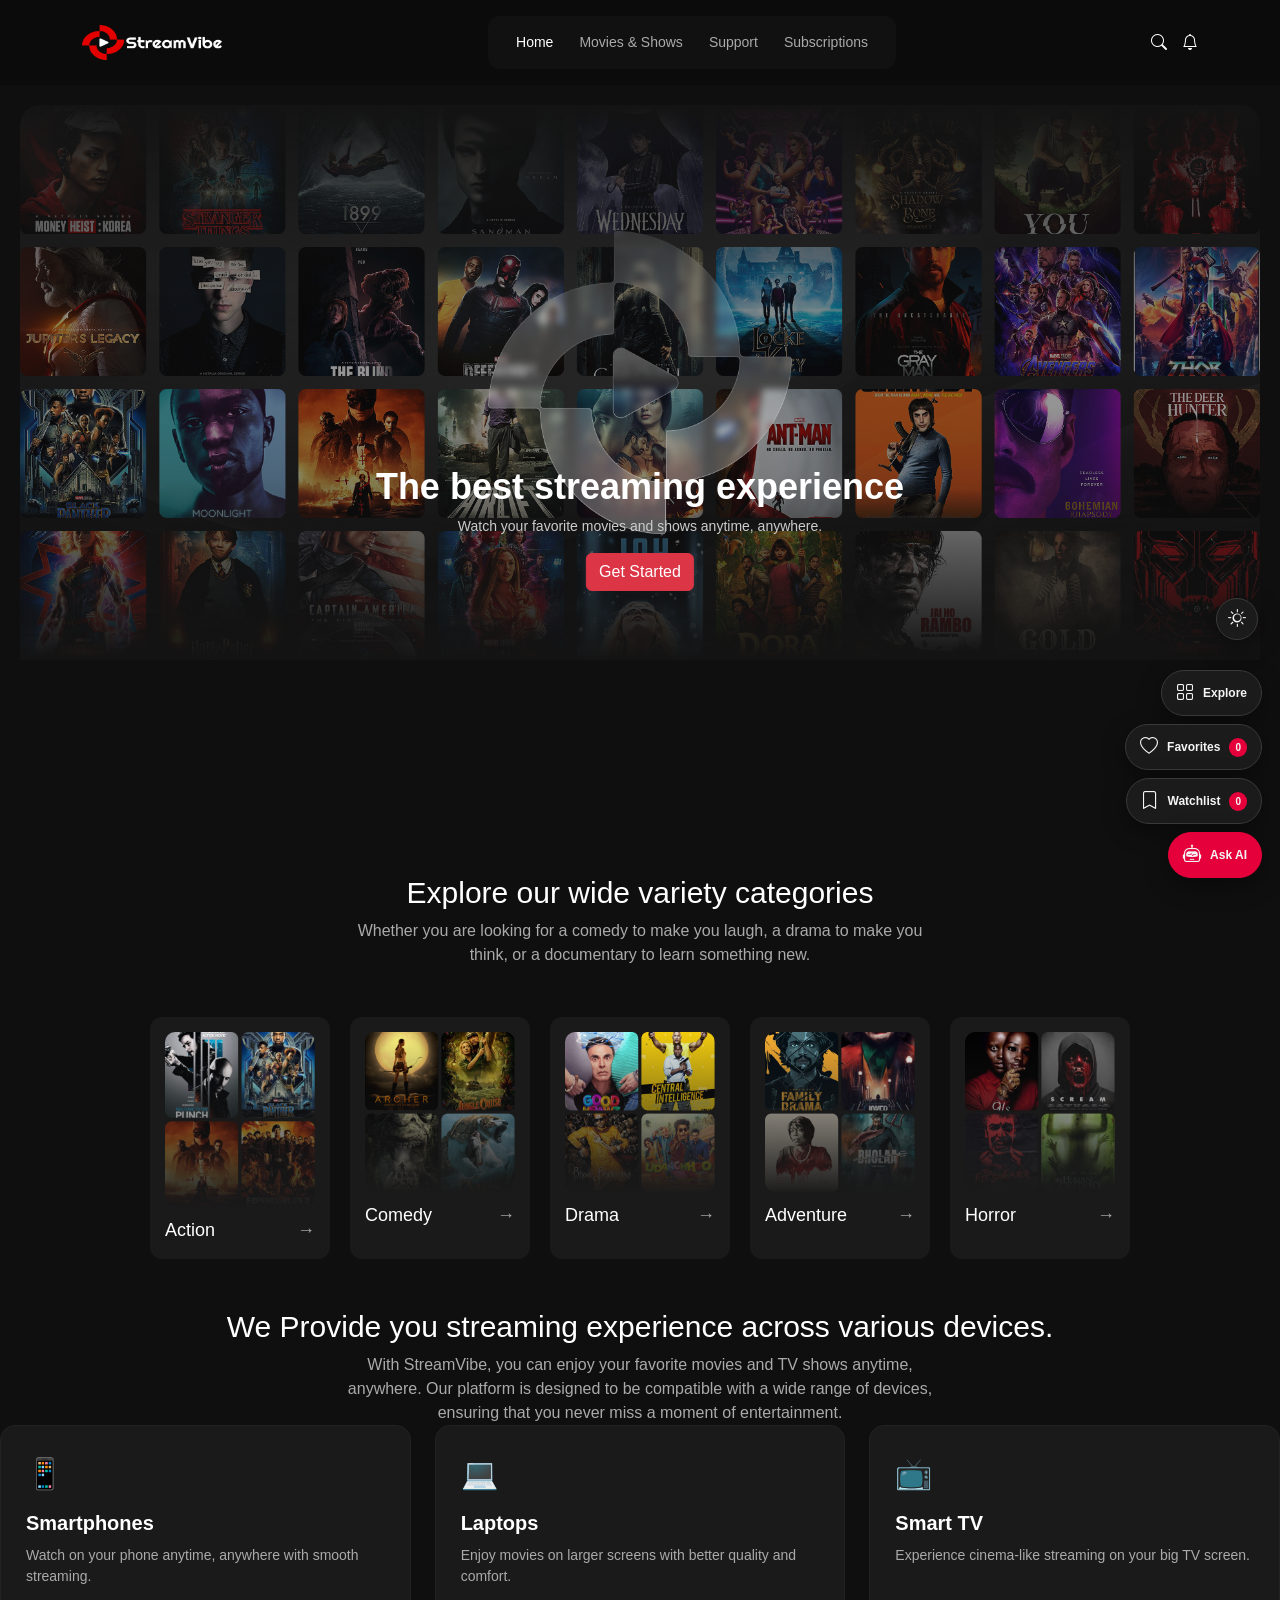
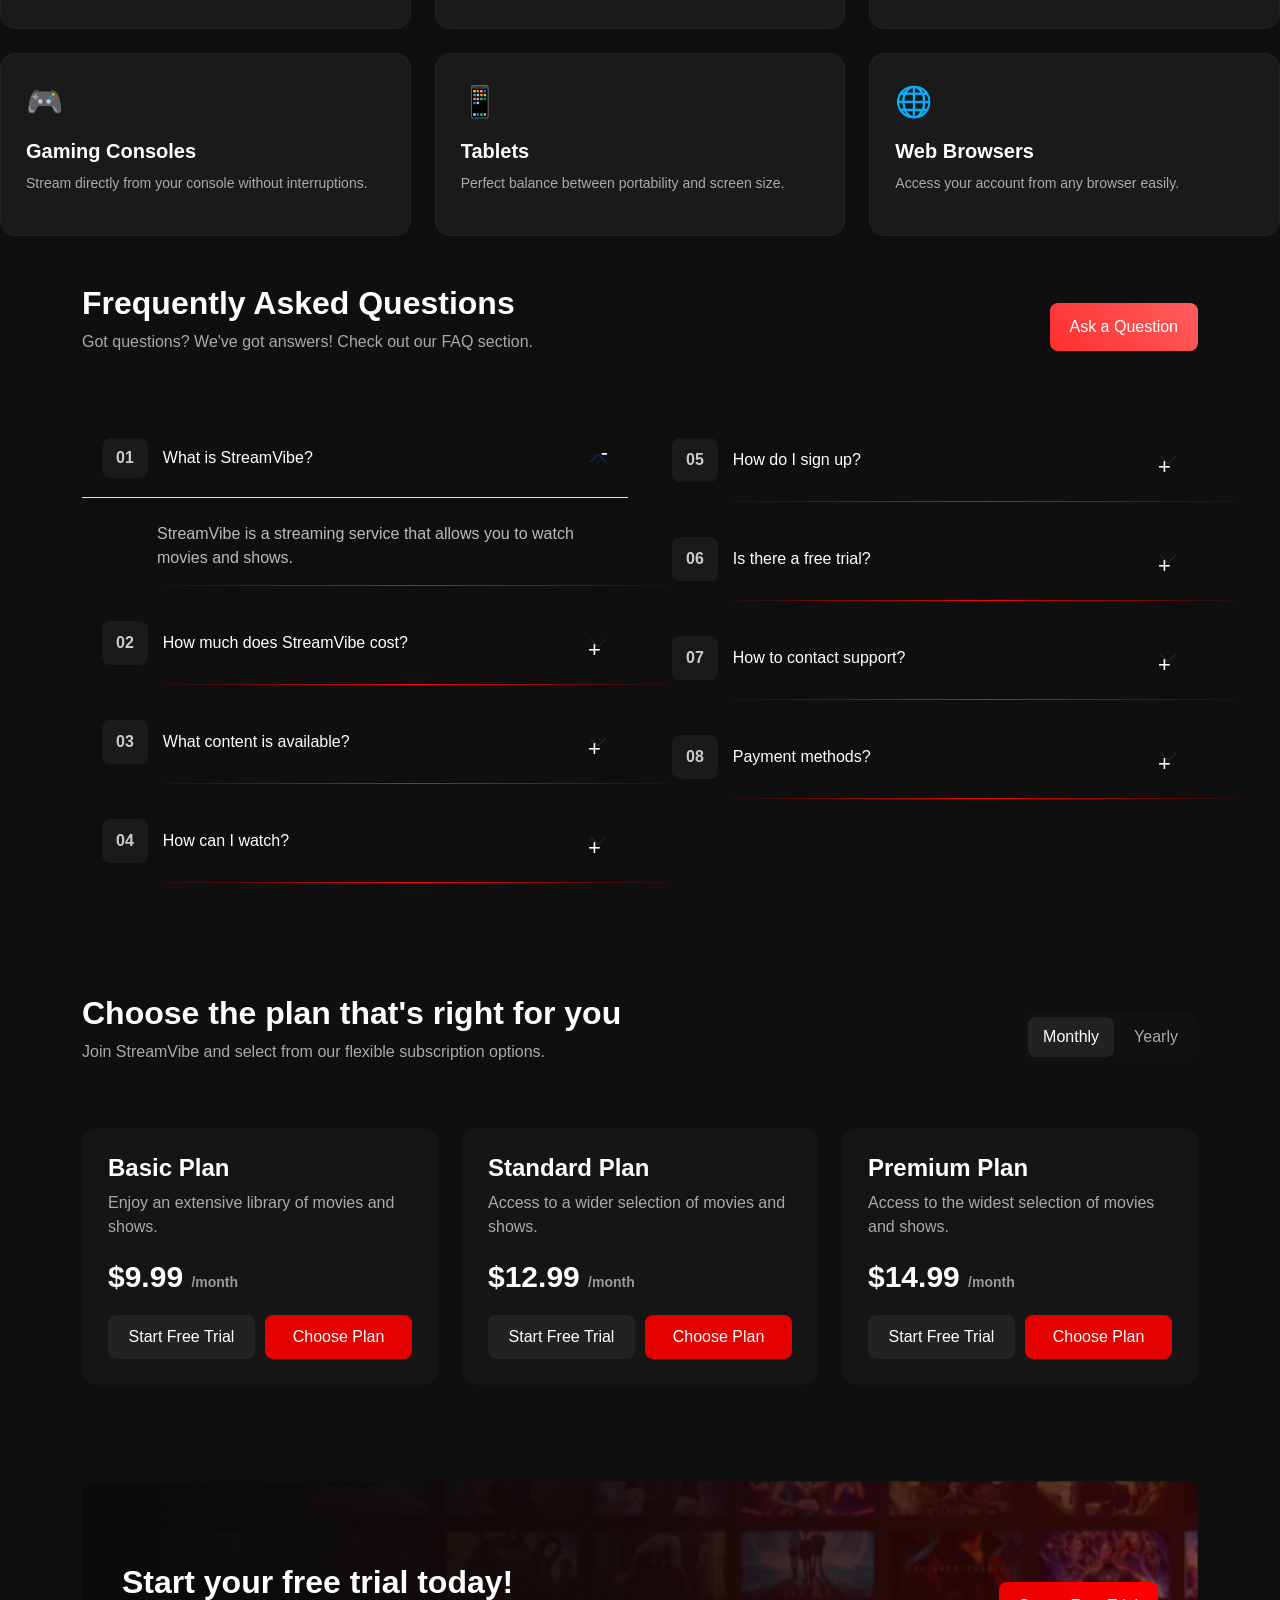
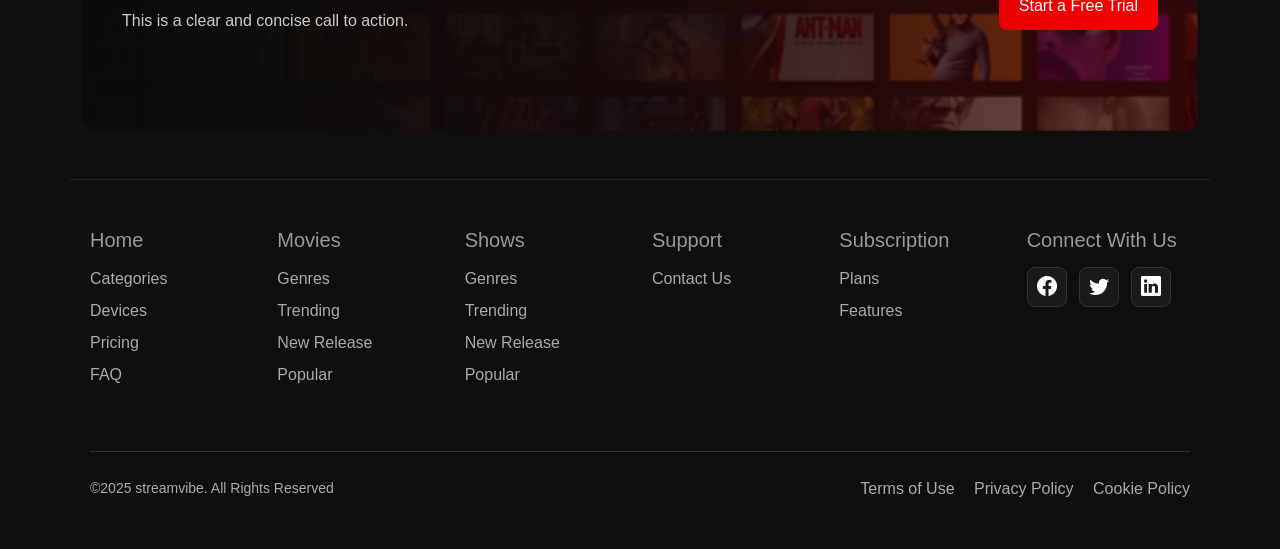
<file: index.html>
<!DOCTYPE html>
<html lang="en">
<head>
    <meta charset="UTF-8">
    <meta name="viewport" content="width=device-width, initial-scale=1.0">
    <title>Movies</title>


    <link href="https://cdn.jsdelivr.net/npm/bootstrap@5.3.8/dist/css/bootstrap.min.css" rel="stylesheet">
<link rel="stylesheet" href="https://cdn.jsdelivr.net/npm/bootstrap-icons@1.11.3/font/bootstrap-icons.min.css">

    <link rel="stylesheet" href="./code/style.css">
    <link rel="stylesheet" href="./code/movies&showes.css">
    <link rel="stylesheet" href="./code/search.css">
    <link rel="stylesheet" href="./code/features.css">
</head>

<body>


<nav class="navbar navbar-expand-lg navbar-dark px-4 py-3">
  <div class="container">

    <a class="navbar-brand d-flex align-items-center" href="#">
      <img src="./images/Logo.png" class="logo">
    </a>

    <button class="navbar-toggler" data-bs-toggle="collapse" data-bs-target="#navMenu">
      <span class="navbar-toggler-icon"></span>
    </button>

    <div class="collapse navbar-collapse justify-content-center" id="navMenu">
      <ul class="navbar-nav nav-box">
        <li class="nav-item"><a class="nav-link active">Home</a></li>
        <li class="nav-item"><a class="nav-link" href="./code/movie.html">Movies & Shows</a></li>
        <li class="nav-item"><a class="nav-link" href="./code/support.html">Support</a></li>
        <li class="nav-item"><a class="nav-link">Subscriptions</a></li>
      </ul>
    </div>

    <div class="icons d-none d-lg-flex">
      <i class="bi bi-search"></i>
      <i class="bi bi-bell"></i>
    </div>

  </div>
</nav>


<!-- Shared Search Popup -->
<div class="search-popup" id="searchPopup" aria-hidden="true">
    <div class="search-box">
        <i class="bi bi-search" aria-hidden="true"></i>
        <input type="search" id="movieSearchInput"
               placeholder="Search movies & shows..." autocomplete="off"
               aria-label="Search movies and shows">
        <button type="button" class="search-close" id="closeSearch"
                aria-label="Close search">&times;</button>
    </div>
    <div class="search-results" id="searchResults" aria-live="polite">
        <p class="search-hint">Start typing to search...</p>
    </div>
</div>




<section class="hero">
    <img src="./images/Sub Container.png" alt="movies">
    <div class="hero-content">
        <h1>The best streaming experience</h1>
        <p>Watch your favorite movies and shows anytime, anywhere.</p>
        <a href="#" class="btn btn-danger">Get Started</a>
    </div>
</section>


<div class="content">
    <h1>Explore our wide variety categories</h1>
    <p>
        Whether you are looking for a comedy to make you laugh,
        a drama to make you think, or a documentary to learn something new.
    </p>
</div>

<div class="moview">

    <div class="card-item">
        <img src="./images/action.png">
        <div class="title-row">
            <h3>Action</h3>
            <span class="arrow">→</span>
        </div>
    </div>

    <div class="card-item">
        <img src="./images/Container.png">
        <div class="title-row">
            <h3>Comedy</h3>
            <span class="arrow">→</span>
        </div>
    </div>

    <div class="card-item">
        <img src="./images/Container (1).png">
        <div class="title-row">
            <h3>Drama</h3>
            <span class="arrow">→</span>
        </div>
    </div>

    <div class="card-item">
        <img src="./images/Container (2).png">
        <div class="title-row">
            <h3>Adventure</h3>
            <span class="arrow">→</span>
        </div>
    </div>

    <div class="card-item">
        <img src="./images/Container (3).png">
        <div class="title-row">
            <h3>Horror</h3>
            <span class="arrow">→</span>
        </div>
    </div>

</div>


<div class="content">
    <h1>We Provide you streaming experience across various devices.</h1>
    <p>
With StreamVibe, you can enjoy your favorite movies and TV 
shows anytime, anywhere. Our platform is designed
 to be compatible with a wide range of
  devices, ensuring that
 you never miss a moment of entertainment.
    </p>
</div>
<div class="row g-4">

            <div class="col-md-4">
            <div class="device-card">
                <div class="device-icon">📱</div>
                <h5>Smartphones</h5>
                <p>Watch on your phone anytime, anywhere with smooth streaming.</p>
            </div>
        </div>

    
        <div class="col-md-4">
            <div class="device-card">
                <div class="device-icon">💻</div>
                <h5>Laptops</h5>
                <p>Enjoy movies on larger screens with better quality and comfort.</p>
            </div>
        </div>

  
        <div class="col-md-4">
            <div class="device-card">
                <div class="device-icon">📺</div>
                <h5>Smart TV</h5>
                <p>Experience cinema-like streaming on your big TV screen.</p>
            </div>
        </div>

    
        <div class="col-md-4">
            <div class="device-card">
                <div class="device-icon">🎮</div>
                <h5>Gaming Consoles</h5>
                <p>Stream directly from your console without interruptions.</p>
            </div>
        </div>

        
        <div class="col-md-4">
            <div class="device-card">
                <div class="device-icon">📱</div>
                <h5>Tablets</h5>
                <p>Perfect balance between portability and screen size.</p>
            </div>
        </div>

  
        <div class="col-md-4">
            <div class="device-card">
                <div class="device-icon">🌐</div>
                <h5>Web Browsers</h5>
                <p>Access your account from any browser easily.</p>
            </div>
        </div>

    </div>
</div>

<section class="faq container py-5">

 
    <div class="faq-top d-flex justify-content-between align-items-center">
        <div>
            <h2>Frequently Asked Questions</h2>
            <p>Got questions? We've got answers! Check out our FAQ section.</p>
        </div>
        <button class="ask-btn">Ask a Question</button>
    </div>

  
    <div class="row mt-5">

        
        <div class="col-md-6">
            <div class="accordion" id="faqLeft">

               
                <div class="accordion-item">
                    <h2>
                        <button class="accordion-button" data-bs-toggle="collapse" data-bs-target="#q1">
                            <span class="num">01</span>
                            What is StreamVibe?
                        </button>
                    </h2>
                    <div id="q1" class="accordion-collapse collapse show">
                        <div class="accordion-body">
                            StreamVibe is a streaming service that allows you to watch movies and shows.
                        </div>
                    </div>
                </div>

                <div class="accordion-item">
                    <button class="accordion-button collapsed" data-bs-toggle="collapse" data-bs-target="#q2">
                        <span class="num">02</span>
                        How much does StreamVibe cost?
                    </button>
                    <div id="q2" class="accordion-collapse collapse">
                        <div class="accordion-body">Pricing depends on your plan.</div>
                    </div>
                </div>

                <div class="accordion-item">
                    <button class="accordion-button collapsed" data-bs-toggle="collapse" data-bs-target="#q3">
                        <span class="num">03</span>
                        What content is available?
                    </button>
                    <div id="q3" class="accordion-collapse collapse">
                        <div class="accordion-body">Movies, series, and more.</div>
                    </div>
                </div>

                <div class="accordion-item">
                    <button class="accordion-button collapsed" data-bs-toggle="collapse" data-bs-target="#q4">
                        <span class="num">04</span>
                        How can I watch?
                    </button>
                    <div id="q4" class="accordion-collapse collapse">
                        <div class="accordion-body">On mobile, TV, and web.</div>
                    </div>
                </div>

            </div>
        </div>

       
        <div class="col-md-6">
            <div class="accordion" id="faqRight">

                <div class="accordion-item">
                    <button class="accordion-button collapsed" data-bs-toggle="collapse" data-bs-target="#q5">
                        <span class="num">05</span>
                        How do I sign up?
                    </button>
                    <div id="q5" class="accordion-collapse collapse">
                        <div class="accordion-body">Create an account and subscribe.</div>
                    </div>
                </div>

                <div class="accordion-item">
                    <button class="accordion-button collapsed" data-bs-toggle="collapse" data-bs-target="#q6">
                        <span class="num">06</span>
                        Is there a free trial?
                    </button>
                    <div id="q6" class="accordion-collapse collapse">
                        <div class="accordion-body">Yes, limited time trial.</div>
                    </div>
                </div>

                <div class="accordion-item">
                    <button class="accordion-button collapsed" data-bs-toggle="collapse" data-bs-target="#q7">
                        <span class="num">07</span>
                        How to contact support?
                    </button>
                    <div id="q7" class="accordion-collapse collapse">
                        <div class="accordion-body">Via email or live chat.</div>
                    </div>
                </div>

                <div class="accordion-item">
                    <button class="accordion-button collapsed" data-bs-toggle="collapse" data-bs-target="#q8">
                        <span class="num">08</span>
                        Payment methods?
                    </button>
                    <div id="q8" class="accordion-collapse collapse">
                        <div class="accordion-body">Visa, Mastercard, etc.</div>
                    </div>
                </div>

            </div>
        </div>

    </div>
</section>
   
<section class="pricing container py-5">

  
    <div class="d-flex justify-content-between align-items-center mb-5 flex-wrap gap-3">
        <div>
            <h2>Choose the plan that's right for you</h2>
            <p>Join StreamVibe and select from our flexible subscription options.</p>
        </div>

        <div class="toggle">
            <span class="active">Monthly</span>
            <span>Yearly</span>
        </div>
    </div>

  
    <div class="row g-4">

     
        <div class="col-md-4">
            <div class="plan-card">
                <h4>Basic Plan</h4>
                <p>Enjoy an extensive library of movies and shows.</p>

                <h2>$9.99 <span>/month</span></h2>

                <div class="buttons">
                    <button class="trial">Start Free Trial</button>
                    <button class="choose active">Choose Plan</button>
                </div>
            </div>
        </div>

      
        <div class="col-md-4">
            <div class="plan-card">
                <h4>Standard Plan</h4>
                <p>Access to a wider selection of movies and shows.</p>

                <h2>$12.99 <span>/month</span></h2>

                <div class="buttons">
                    <button class="trial">Start Free Trial</button>
                    <button class="choose active">Choose Plan</button>
                </div>
            </div>
        </div>

        
        <div class="col-md-4">
            <div class="plan-card">
                <h4>Premium Plan</h4>
                <p>Access to the widest selection of movies and shows.</p>

                <h2>$14.99 <span>/month</span></h2>

                <div class="buttons">
                    <button class="trial">Start Free Trial</button>
                    <button class="choose active">Choose Plan</button>
                </div>
            </div>
        </div>

    </div>

</section>


<section class="cta container my-5">
    <div class="cta-box">

        <img src="./images/Background Images.png" class="cta-bg">

        <div class="cta-content d-flex justify-content-between align-items-center flex-wrap">
            <div>
                <h2>Start your free trial today!</h2>
                <p>This is a clear and concise call to action.</p>
            </div>

            <button class="cta-btn">Start a Free Trial</button>
        </div>

    </div>
</section>


<footer class="footer container py-5">

    <div class="row">

        <div class="col-md-2">
            <h5>Home</h5>
            <ul>
                <li>Categories</li>
                <li>Devices</li>
                <li>Pricing</li>
                <li>FAQ</li>
            </ul>
        </div>

        <div class="col-md-2">
            <h5>Movies</h5>
            <ul>
                <li>Genres</li>
                <li>Trending</li>
                <li>New Release</li>
                <li>Popular</li>
            </ul>
        </div>

        <div class="col-md-2">
            <h5>Shows</h5>
            <ul>
                <li>Genres</li>
                <li>Trending</li>
                <li>New Release</li>
                <li>Popular</li>
            </ul>
        </div>

        <div class="col-md-2">
            <h5>Support</h5>
            <ul>
                <li>Contact Us</li>
            </ul>
        </div>

        <div class="col-md-2">
            <h5>Subscription</h5>
            <ul>
                <li>Plans</li>
                <li>Features</li>
            </ul>
        </div>

        <div class="col-md-2">
            <h5>Connect With Us</h5>

                <div class="social"> <a href="#"><i class="bi bi-facebook"></i></a>
                    <a href="#"><i class="bi bi-twitter"></i></a>
            <a href="#"><i class="bi bi-linkedin"></i></a>
            </div>
        </div>

    </div>

    
    <div class="footer-bottom d-flex justify-content-between mt-5 flex-wrap">
        <p>©2025 streamvibe. All Rights Reserved</p>

        <div>
            <span>Terms of Use</span>
            <span>Privacy Policy</span>
            <span>Cookie Policy</span>
        </div>
    </div>

</footer>


<link rel="stylesheet" href="https://cdnjs.cloudflare.com/ajax/libs/font-awesome/6.5.0/css/all.min.css">

<script src="https://cdn.jsdelivr.net/npm/bootstrap@5.3.8/dist/js/bootstrap.bundle.min.js"></script>
<script src="./code/search.js"></script>
<script src="./code/features.js"></script>
<script src="./code/interactions.js"></script>

</body>
</html>
</file>
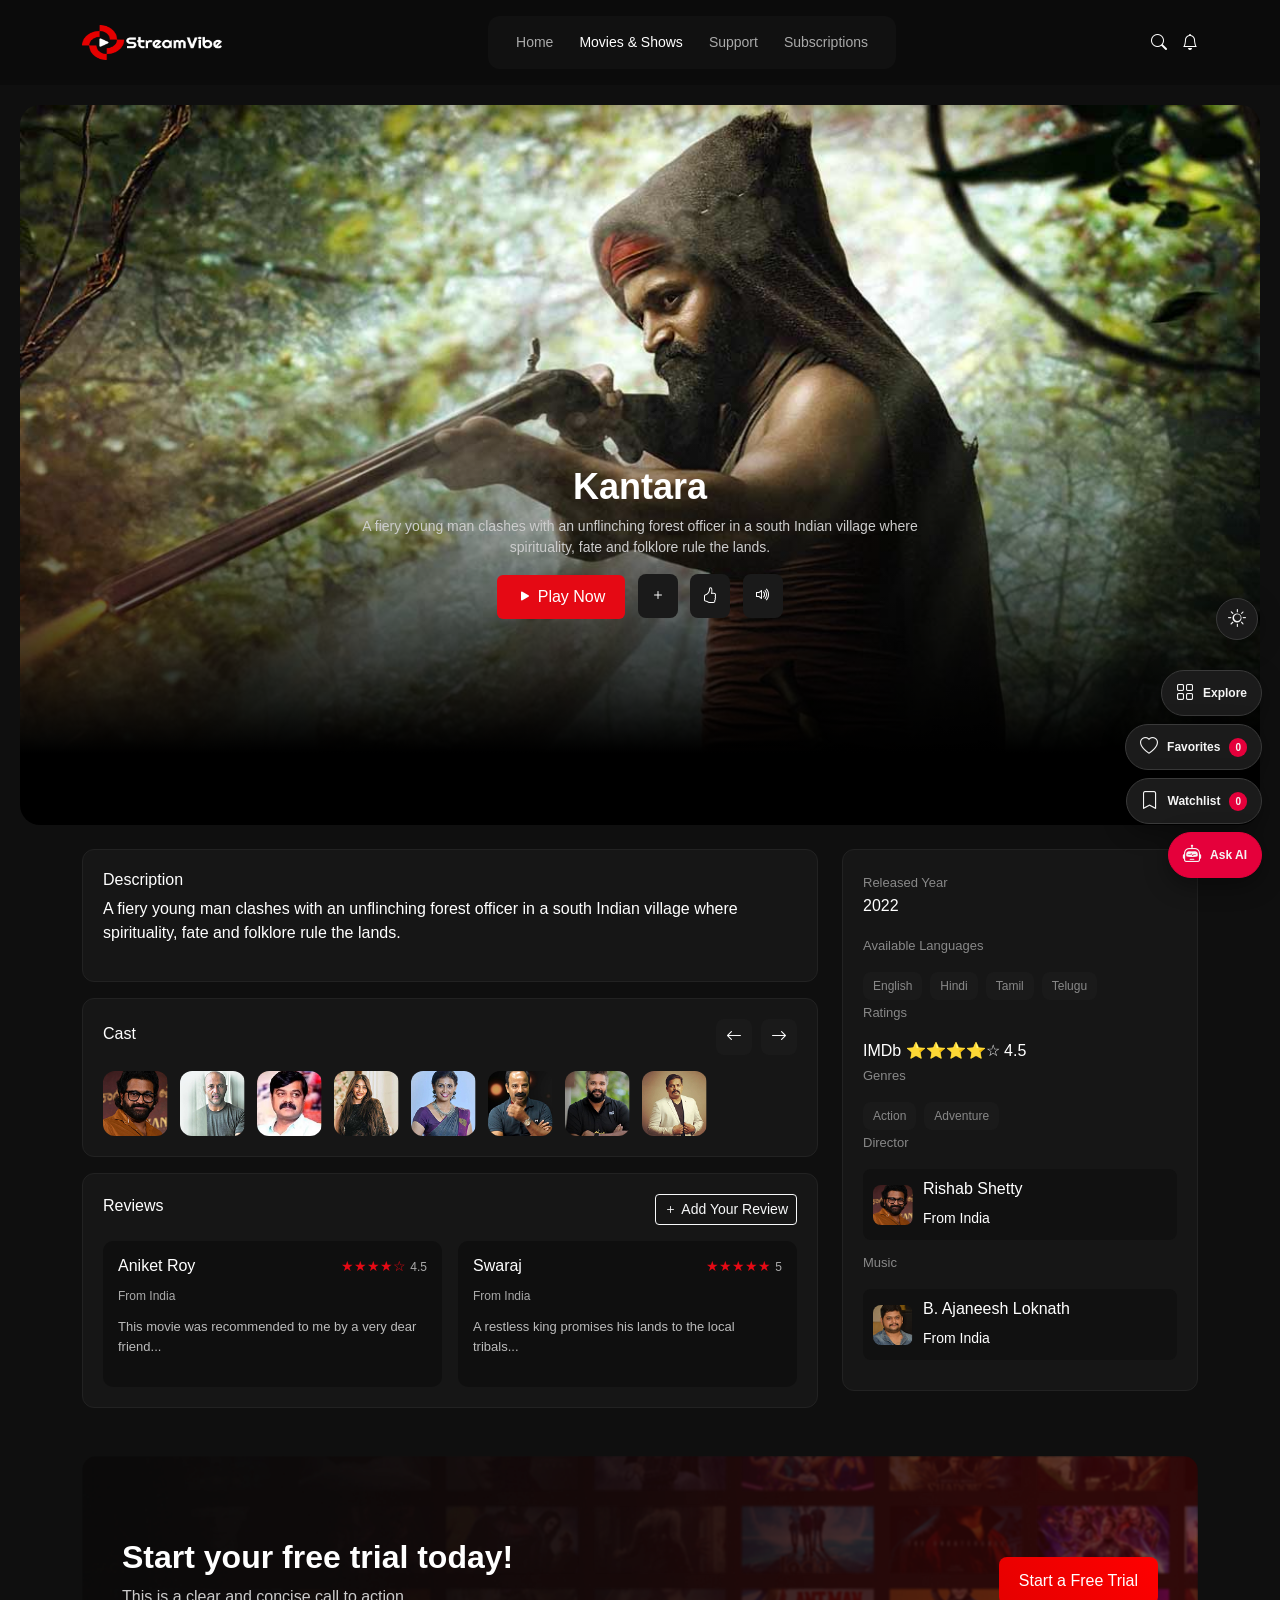
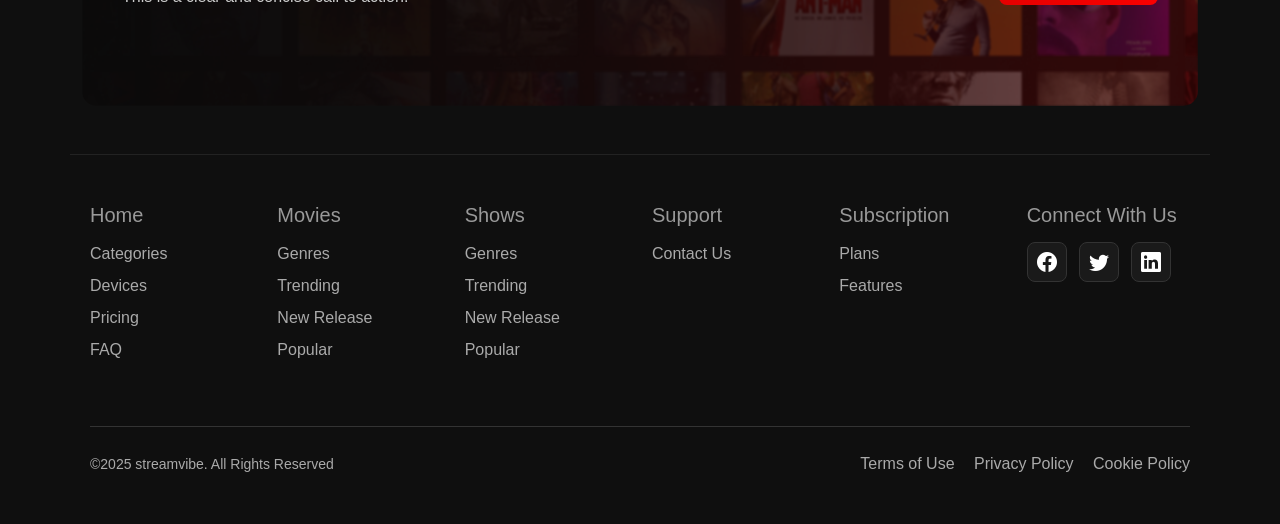
<file: code/movies&showes.html>
<!DOCTYPE html>
<html lang="en">
<head>
  <meta charset="UTF-8">
  <title>Movies on page</title>

  
  <link href="https://cdn.jsdelivr.net/npm/bootstrap@5.3.0/dist/css/bootstrap.min.css" rel="stylesheet">

  <link rel="stylesheet" href="https://cdn.jsdelivr.net/npm/bootstrap-icons@1.11.3/font/bootstrap-icons.css">
 
<link rel="stylesheet" href="../code/style.css">
  
   <link rel="stylesheet" href="../code/movies&showes.css"> 
    <link rel="stylesheet" href="../code/search.css">
    <link rel="stylesheet" href="../code/features.css">
</head>

<body>




  <nav class="navbar navbar-expand-lg navbar-dark px-4 py-3">
  <div class="container">

    <a class="navbar-brand d-flex align-items-center" href="#">
      <img src="../images/Logo.png" class="logo">
    </a>

    <button class="navbar-toggler" data-bs-toggle="collapse" data-bs-target="#navMenu">
      <span class="navbar-toggler-icon"></span>
    </button>

    <div class="collapse navbar-collapse justify-content-center" id="navMenu">
      <ul class="navbar-nav nav-box">
        <li class="nav-item"><a class="nav-link" href="../index.html">Home</a></li>
        <li class="nav-item"><a class="nav-link active ">Movies & Shows</a></li>
        <li class="nav-item"><a class="nav-link" href="../code/support.html">Support</a></li>
        <li class="nav-item"><a class="nav-link" href="../code/sub.html">Subscriptions</a></li>
      </ul>
    </div>

    <div class="icons d-none d-lg-flex">
      <i class="bi bi-search"></i>
      <i class="bi bi-bell"></i>
    </div>

        <div class="search-popup" id="searchPopup" aria-hidden="true">
            <div class="search-box">
                <i class="bi bi-search"></i>
                <input type="search" id="movieSearchInput" placeholder="Search movies & shows..." autocomplete="off">
                <button type="button" class="search-close" id="closeSearch" aria-label="Close search">&times;</button>
            </div>
            <div class="search-results" id="searchResults">
                <p class="search-hint">Start typing to search...</p>
            </div>
        </div>

  </div>
</nav>


<section class="hero">
  <img src="../images/43662728917b18c3feee0a56dc548ceeb6d69f48 (1).png" class="hero-img">

  <div class="overlay"></div>

  <div class="hero-content text-center">
    <h1>Kantara</h1>

    <p>
      A fiery young man clashes with an unflinching forest officer in a south Indian village where spirituality, fate and folklore rule the lands.
    </p>

    <div class="hero-buttons">
      <button class="btn btn-danger play-btn">
        <i class="bi bi-play-fill"></i> Play Now
      </button>

      <button class="icon-btn"><i class="bi bi-plus"></i></button>
      <button class="icon-btn"><i class="bi bi-hand-thumbs-up"></i></button>
      <button class="icon-btn"><i class="bi bi-volume-up"></i></button>
    </div>
  </div>
</section>


     <section class="container mt-4">
  <div class="row g-4">

    <div class="col-lg-8">

      <div class="card-dark">
        <h6>Description</h6>
        <p>
          A fiery young man clashes with an unflinching forest officer
          in a south Indian village where spirituality, fate and folklore rule the lands.
        </p>
      </div>

    
      <div class="card-dark mt-3">
        <div class="d-flex justify-content-between align-items-center mb-3">
          <h6>Cast</h6>

          <div>
            <button class="nav-btn" >
              <i class="bi bi-arrow-left"></i>
            </button>
            <button class="nav-btn" >
              <i class="bi bi-arrow-right"></i>
            </button>
          </div>
        </div>

        <div class="cast-slider" id="castSlider">

          <img src="../images/Image (8).png">
          <img src="../images/Image (1).png">
          <img src="../images/Image (2).png">
          <img src="../images/Image (3).png">
          <img src="../images/Image (4).png">
         <img src="../images/Image (5).png">
        <img src="../images/Image (6).png">
         <img src="../images/Image (7).png">

        </div>
      </div>

     
      <div class="card-dark mt-3">

        <div class="d-flex justify-content-between align-items-center mb-3">
          <h6>Reviews</h6>
          <button class="btn btn-outline-light btn-sm">
            <i class="bi bi-plus"></i> Add Your Review
          </button>
        </div>

        <div class="row g-3">

          
          <div class="col-md-6">
            <div class="review-card">
              <div class="d-flex justify-content-between">
                <div>
                  <h6>Aniket Roy</h6>
                  <span>From India</span>
                </div>

                <div class="stars">
                  ★★★★☆
                  <span>4.5</span>
                </div>
              </div>

              <p>
                This movie was recommended to me by a very dear friend...
              </p>
            </div>
          </div>

          <div class="col-md-6">
            <div class="review-card">
              <div class="d-flex justify-content-between">
                <div>
                  <h6>Swaraj</h6>
                  <span>From India</span>
                </div>

                <div class="stars">
                  ★★★★★
                  <span>5</span>
                </div>
              </div>

              <p>
                A restless king promises his lands to the local tribals...
              </p>
            </div>
          </div>

        </div>

      </div>

    </div>

  
    <div class="col-lg-4">
      <div class="card-dark side-box">

        <p><span>Released Year</span><br>2022</p>

        <p><span>Available Languages</span></p>
        <div class="tags">
          <span>English</span>
          <span>Hindi</span>
          <span>Tamil</span>
          <span>Telugu</span>
        </div>

        <p><span>Ratings</span></p>
        <div class="rating-box">
          IMDb ⭐⭐⭐⭐☆ 4.5
        </div>

        <p><span>Genres</span></p>
        <div class="tags">
          <span>Action</span>
          <span>Adventure</span>
        </div>

        <p><span>Director</span></p>
        <div class="person">
          <img src="../images/Image (8).png">
          <div>
            <h6>Rishab Shetty</h6>
            <small>From India</small>
          </div>
        </div>

        <p><span>Music</span></p>
        <div class="person">
          <img src="../images/Image (9).png">
          <div>
            <h6>B. Ajaneesh Loknath</h6>
            <small>From India</small>
          </div>
        </div>

      </div>
    </div>

  </div>
</section>

 <div class="col-md-4">
            
              

    </div>

</section>


<section class="cta container my-5">
    <div class="cta-box">

        <img src="../images/Background Images.png" class="cta-bg">

        <div class="cta-content d-flex justify-content-between align-items-center flex-wrap">
            <div>
                <h2>Start your free trial today!</h2>
                <p>This is a clear and concise call to action.</p>
            </div>

            <button class="cta-btn">Start a Free Trial</button>
        </div>

    </div>
</section>


<footer class="footer container py-5">

    <div class="row">

        <div class="col-md-2">
            <h5>Home</h5>
            <ul>
                <li>Categories</li>
                <li>Devices</li>
                <li>Pricing</li>
                <li>FAQ</li>
            </ul>
        </div>

        <div class="col-md-2">
            <h5>Movies</h5>
            <ul>
                <li>Genres</li>
                <li>Trending</li>
                <li>New Release</li>
                <li>Popular</li>
            </ul>
        </div>

        <div class="col-md-2">
            <h5>Shows</h5>
            <ul>
                <li>Genres</li>
                <li>Trending</li>
                <li>New Release</li>
                <li>Popular</li>
            </ul>
        </div>

        <div class="col-md-2">
            <h5>Support</h5>
            <ul>
                <li>Contact Us</li>
            </ul>
        </div>

        <div class="col-md-2">
            <h5>Subscription</h5>
            <ul>
                <li>Plans</li>
                <li>Features</li>
            </ul>
        </div>

        <div class="col-md-2">
            <h5>Connect With Us</h5>

          <div class="social">
  <a href="#"><i class="bi bi-facebook"></i></a>
  <a href="#"><i class="bi bi-twitter"></i></a>
  <a href="#"><i class="bi bi-linkedin"></i></a>
</div>

        </div>

    </div>

    
    <div class="footer-bottom d-flex justify-content-between mt-5 flex-wrap">
        <p>©2025 streamvibe. All Rights Reserved</p>

        <div>
            <span>Terms of Use</span>
            <span>Privacy Policy</span>
            <span>Cookie Policy</span>
        </div>
    </div>

</footer>


















<script src="https://cdn.jsdelivr.net/npm/bootstrap@5.3.0/dist/js/bootstrap.bundle.min.js"></script>

<script src="../code/search.js"></script>
<script src="../code/features.js"></script>
<script src="../code/interactions.js"></script>
</body>
</html>
</file>
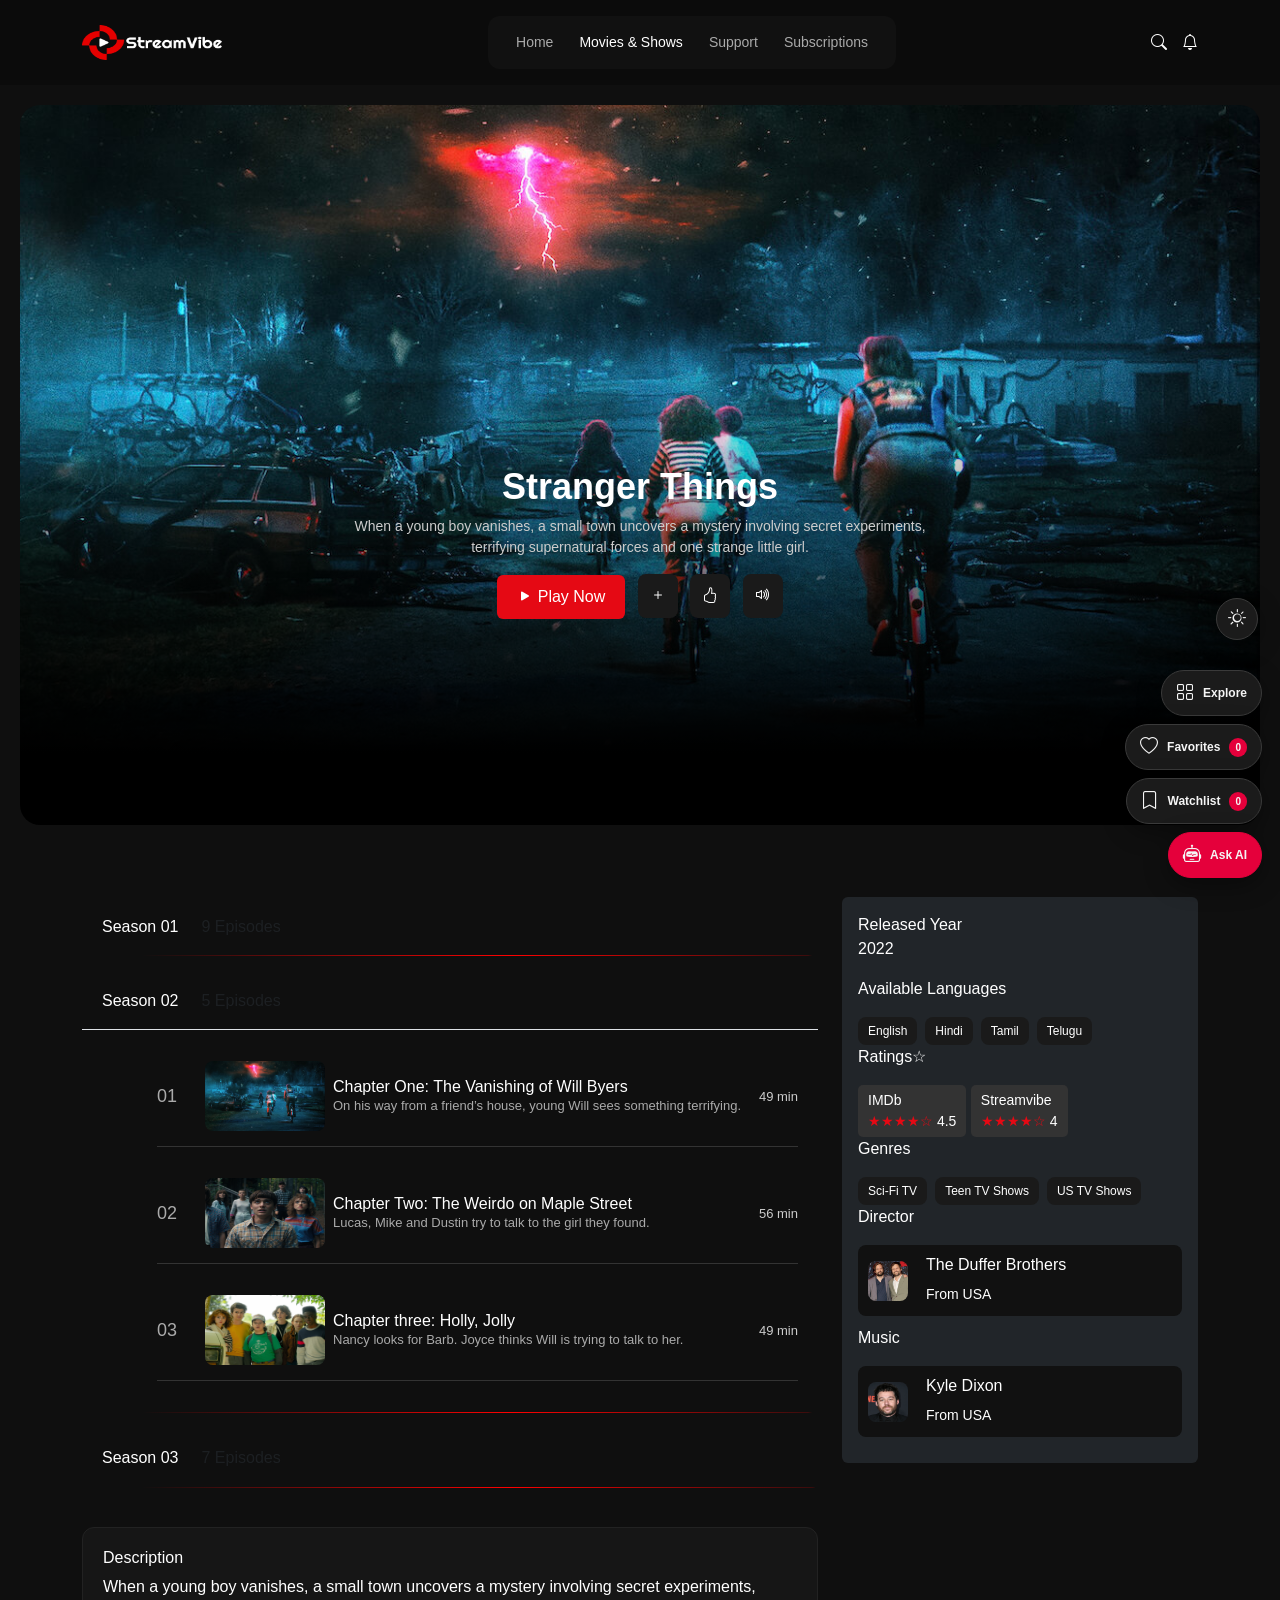
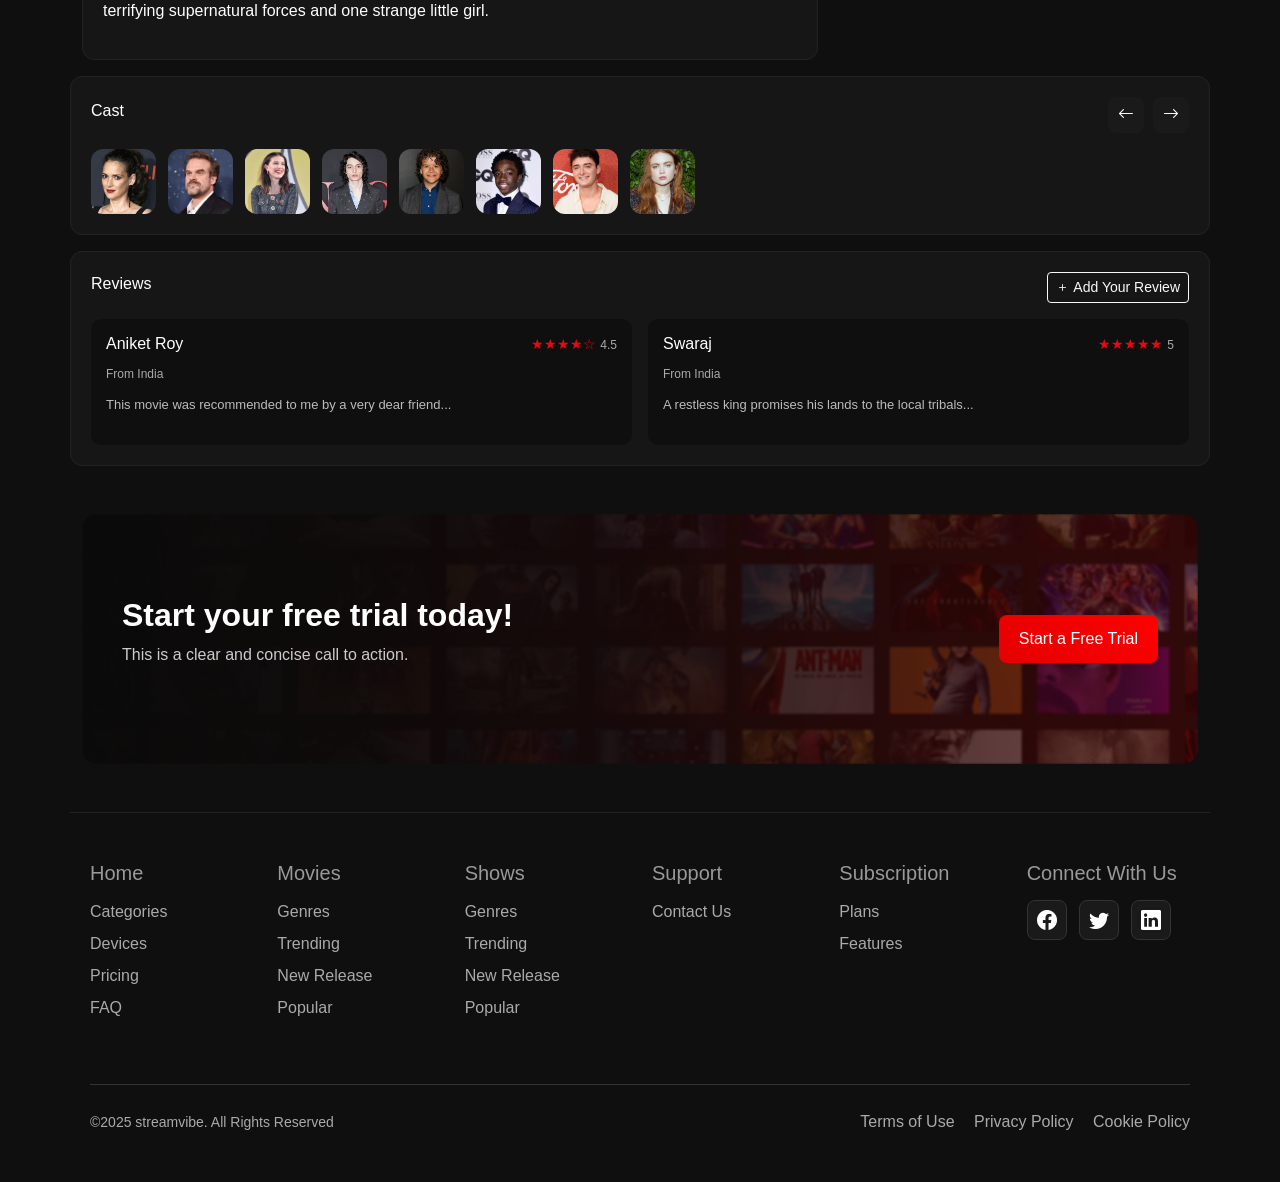
<file: code/shows.html>
<!DOCTYPE html>
<html lang="en">
<head>
  <meta charset="UTF-8">
  <title>Shows on Page</title>

  
  <link href="https://cdn.jsdelivr.net/npm/bootstrap@5.3.0/dist/css/bootstrap.min.css" rel="stylesheet">

  <link rel="stylesheet" href="https://cdn.jsdelivr.net/npm/bootstrap-icons@1.11.3/font/bootstrap-icons.css">
 <link rel="stylesheet" href="../code/shows.css">

  <link rel="stylesheet" href="../code/style.css">
  <link rel="stylesheet" href="../code/movies&showes.css">
    <link rel="stylesheet" href="../code/search.css">
    <link rel="stylesheet" href="../code/features.css">
</head>

<body>


<nav class="navbar navbar-expand-lg navbar-dark px-4 py-3">
  <div class="container">

    <a class="navbar-brand d-flex align-items-center" href="#">
      <img src="../images/Logo.png" class="logo">
    </a>

    <button class="navbar-toggler" data-bs-toggle="collapse" data-bs-target="#navMenu">
      <span class="navbar-toggler-icon"></span>
    </button>

    <div class="collapse navbar-collapse justify-content-center" id="navMenu">
      <ul class="navbar-nav nav-box">
        <li class="nav-item"><a class="nav-link" href="../index.html">Home</a></li>
        <li class="nav-item"><a class="nav-link active" href="../code/movies&showes.html">Movies & Shows</a></li>
        <li class="nav-item"><a class="nav-link" href="../code/support.html">Support</a></li>
        <li class="nav-item"><a class="nav-link" href="../code/sub.html">Subscriptions</a></li>
      </ul>
    </div>

    <div class="icons d-none d-lg-flex">
      <i class="bi bi-search"></i>
      <i class="bi bi-bell"></i>
    </div>

        <div class="search-popup" id="searchPopup" aria-hidden="true">
            <div class="search-box">
                <i class="bi bi-search"></i>
                <input type="search" id="movieSearchInput" placeholder="Search movies & shows..." autocomplete="off">
                <button type="button" class="search-close" id="closeSearch" aria-label="Close search">&times;</button>
            </div>
            <div class="search-results" id="searchResults">
                <p class="search-hint">Start typing to search...</p>
            </div>
        </div>

  </div>
</nav>
  <section class="hero">
  <img src="../images/bbf004c01bb9f0f9dc2616088f1d1a153008cb7e (1).png" class="hero-img">

  <div class="overlay"></div>

  <div class="hero-content text-center">
    <h1>Stranger Things</h1>

    <p>
        When a young boy vanishes, a small town uncovers a mystery involving secret experiments, terrifying supernatural forces and one strange little girl.
    </p>

    <div class="hero-buttons">
      <button class="btn btn-danger play-btn">
        <i class="bi bi-play-fill"></i> Play Now
      </button>

      <button class="icon-btn"><i class="bi bi-plus"></i></button>
      <button class="icon-btn"><i class="bi bi-hand-thumbs-up"></i></button>
      <button class="icon-btn"><i class="bi bi-volume-up"></i></button>
    </div>
  </div>
</section>
<section class="container mt-4">
  <div class="row g-4">


     <div class="container mt-4">
  <div class="row">

       
<div class="container mt-4">
  <div class="row">

  
  <div class="container mt-4">
  <div class="row">

   
    <div class="col-md-8">
      <div class="accordion" id="episodesAccordion">

        
        <div class="accordion-item custom-accordion">
          <h2 class="accordion-header">
            <button class="accordion-button collapsed custom-btn" type="button" data-bs-toggle="collapse" data-bs-target="#season1">
              Season 01 <span class="ms-2 text-muted">9 Episodes</span>
            </button>
          </h2>
          <div id="season1" class="accordion-collapse collapse">
            <div class="accordion-body text-white">
              No episodes yet
            </div>
          </div>
        </div>

       
        <div class="accordion-item custom-accordion">
          <h2 class="accordion-header">
            <button class="accordion-button custom-btn" type="button" data-bs-toggle="collapse" data-bs-target="#season2">
              Season 02 <span class="ms-2 text-muted">5 Episodes</span>
            </button>
          </h2>

          <div id="season2" class="accordion-collapse collapse show">
            <div class="accordion-body">

             
              <div class="episode d-flex align-items-center mb-3">
                <span class="number me-2">01</span>
                <img src="../images/bbf004c01bb9f0f9dc2616088f1d1a153008cb7e (1).png" class="thumb me-2">
                <div class="info flex-grow-1">
                  <h6>Chapter One: The Vanishing of Will Byers</h6>
                  <p>On his way from a friend’s house, young Will sees something terrifying.</p>
                </div>
                <span class="time">49 min</span>
              </div>

              <div class="episode d-flex align-items-center mb-3">
                <span class="number me-2">02</span>
                <img src="../images/93be9b5359caded3b300131c22ca2a7bfddd584f.png" class="thumb me-2">
                <div class="info flex-grow-1">
                  <h6>Chapter Two: The Weirdo on Maple Street</h6>
                  <p>Lucas, Mike and Dustin try to talk to the girl they found.</p>
                </div>
                <span class="time">56 min</span>
              </div>

              <div class="episode d-flex align-items-center mb-3">
                <span class="number me-2">03</span>
                <img src="../images/4d3358dc27aa0ebab579f94dfa3c9cb02dcaa90e (1).png" class="thumb me-2">
                <div class="info flex-grow-1">
                  <h6>Chapter three: Holly, Jolly</h6>
                  <p>Nancy looks for Barb. Joyce thinks Will is trying to talk to her.</p>
                </div>
                <span class="time">49 min</span>
              </div>

            </div>
          </div>
        </div>

      
        <div class="accordion-item custom-accordion">
          <h2 class="accordion-header">
            <button class="accordion-button collapsed custom-btn" type="button" data-bs-toggle="collapse" data-bs-target="#season3">
              Season 03 <span class="ms-2 text-muted">7 Episodes</span>
            </button>
          </h2>
          <div id="season3" class="accordion-collapse collapse"></div>
        </div>

      </div>
    </div>

  
    <div class="col-md-4">
      <div class="p-3 bg-dark text-white rounded">

        <p><span>Released Year</span><br>2022</p>

        <p><span>Available Languages</span></p>
        <div class="tags">
          <span>English</span>
          <span>Hindi</span>
          <span>Tamil</span>
          <span>Telugu</span>
        </div>

        <p><span>Ratings☆</span></p>
      <div class="rating-box">
         IMDb 
        <div class="stars">
           ★★★★☆ 
          <div class="rating-value">
            4.5

        </div>
       </div> 
      </div>
          
         
        <div class="rating-box">
          Streamvibe
          <div class="stars">
            ★★★★☆
       
          <div class="rating-value">
           4
          </div>
          </div>    
        </div>
        

        <p><span>Genres</span></p>
        <div class="tags">
          <span>Sci-Fi TV</span>
          <span>Teen TV Shows</span>
          <span>US TV Shows</span>
        </div>

        <p><span>Director</span></p>
        <div class="person d-flex align-items-center">
          <img src="../images/0d90d1e84b977dde59d0631844a30b4b09a38e3d.png" width="40" class="me-2">
          <div>
            <h6>The Duffer Brothers</h6>
            <small>From USA</small>
          </div>
        </div>

        <p><span>Music</span></p>
        <div class="person d-flex align-items-center">
          <img src="../images/e26c5ce7cc607ac405da2b9916924406a1f2ebfe.png" width="40" class="me-2">
          <div>
            <h6>Kyle Dixon</h6>
            <small>From USA</small>
          </div>
        </div>

      </div>
    </div>

  </div>
</div>
     <section class="container mt-4">
  <div class="row g-4">

    <div class="col-lg-8">

      <div class="card-dark">
        <h6>Description</h6>
        <p>
      When a young boy vanishes, a small town uncovers a mystery involving secret experiments, terrifying supernatural forces and one strange little girl.
        </p>
      </div>
    </div>








     <div class="card-dark mt-3">
        <div class="d-flex justify-content-between align-items-center mb-3">
          <h6>Cast</h6>

          <div>
            <button class="nav-btn" >
              <i class="bi bi-arrow-left"></i>
            </button>
            <button class="nav-btn">
              <i class="bi bi-arrow-right"></i>
            </button>
          </div>
        </div>

        <div class="cast-slider" id="castSlider">

          <img src="../images/a491a4a87d4f006c19d9f5b53f46b89bd75ddcf4.png">
          <img src="../images/58e06e62256f3769bf54a1a93081bbfabe3a41d4.png">
          <img src="../images/18e84dcca66ce03cd16b3b7599b1d2400863e74c.png">
          <img src="../images/c23c2abf669302dc5eeb1542d1c5c242d3f16964.png">
          <img src="../images/591c72fac6271a6bb1f6d2caea5e868ded092cc9.png">
         <img src="../images/42dcc6b6ad1b05d7293f544d1845ba70f89d66e7.png">
        <img src="../images/d1154f61ee665ca8665824f24673bc64c6eb1877.png">
         <img src="../images/7e300250e82e6b8e70b34bb30e2d9a96f9db4b0e.png">

        </div>
      </div>

     
      <div class="card-dark mt-3">

        <div class="d-flex justify-content-between align-items-center mb-3">
          <h6>Reviews</h6>
          <button class="btn btn-outline-light btn-sm">
            <i class="bi bi-plus"></i> Add Your Review
          </button>
        </div>

        <div class="row g-3">

          
          <div class="col-md-6">
            <div class="review-card">
              <div class="d-flex justify-content-between">
                <div>
                  <h6>Aniket Roy</h6>
                  <span>From India</span>
                </div>

                <div class="stars">
                  ★★★★☆
                  <span>4.5</span>
                </div>
              </div>

              <p>
                This movie was recommended to me by a very dear friend...
              </p>
            </div>
          </div>

          <div class="col-md-6">
            <div class="review-card">
              <div class="d-flex justify-content-between">
                <div>
                  <h6>Swaraj</h6>
                  <span>From India</span>
                </div>

                <div class="stars">
                  ★★★★★
                  <span>5</span>
                </div>
              </div>

              <p>
                A restless king promises his lands to the local tribals...
              </p>
            </div>
          </div>

        </div>

      </div>

    </div>

  
    
    </div>

  </div>
</section>

 <div class="col-md-4">
            
              

    </div>

</section>


<section class="cta container my-5">
    <div class="cta-box">

        <img src="../images/Background Images.png" class="cta-bg">

        <div class="cta-content d-flex justify-content-between align-items-center flex-wrap">
            <div>
                <h2>Start your free trial today!</h2>
                <p>This is a clear and concise call to action.</p>
            </div>

            <button class="cta-btn">Start a Free Trial</button>
        </div>

    </div>
</section>


<footer class="footer container py-5">

    <div class="row">

        <div class="col-md-2">
            <h5>Home</h5>
            <ul>
                <li>Categories</li>
                <li>Devices</li>
                <li>Pricing</li>
                <li>FAQ</li>
            </ul>
        </div>

        <div class="col-md-2">
            <h5>Movies</h5>
            <ul>
                <li>Genres</li>
                <li>Trending</li>
                <li>New Release</li>
                <li>Popular</li>
            </ul>
        </div>

        <div class="col-md-2">
            <h5>Shows</h5>
            <ul>
                <li>Genres</li>
                <li>Trending</li>
                <li>New Release</li>
                <li>Popular</li>
            </ul>
        </div>

        <div class="col-md-2">
            <h5>Support</h5>
            <ul>
                <li>Contact Us</li>
            </ul>
        </div>

        <div class="col-md-2">
            <h5>Subscription</h5>
            <ul>
                <li>Plans</li>
                <li>Features</li>
            </ul>
        </div>

        <div class="col-md-2">
            <h5>Connect With Us</h5>

          <div class="social">
  <a href="#"><i class="bi bi-facebook"></i></a>
  <a href="#"><i class="bi bi-twitter"></i></a>
  <a href="#"><i class="bi bi-linkedin"></i></a>
</div>

        </div>

    </div>

    
    <div class="footer-bottom d-flex justify-content-between mt-5 flex-wrap">
        <p>©2025 streamvibe. All Rights Reserved</p>

        <div>
            <span>Terms of Use</span>
            <span>Privacy Policy</span>
            <span>Cookie Policy</span>
        </div>
    </div>

</footer>

<script src="https://cdn.jsdelivr.net/npm/bootstrap@5.3.0/dist/js/bootstrap.bundle.min.js"></script>

<script src="../code/search.js"></script>
<script src="../code/features.js"></script>
<script src="../code/interactions.js"></script>
</body>
</html>
</file>
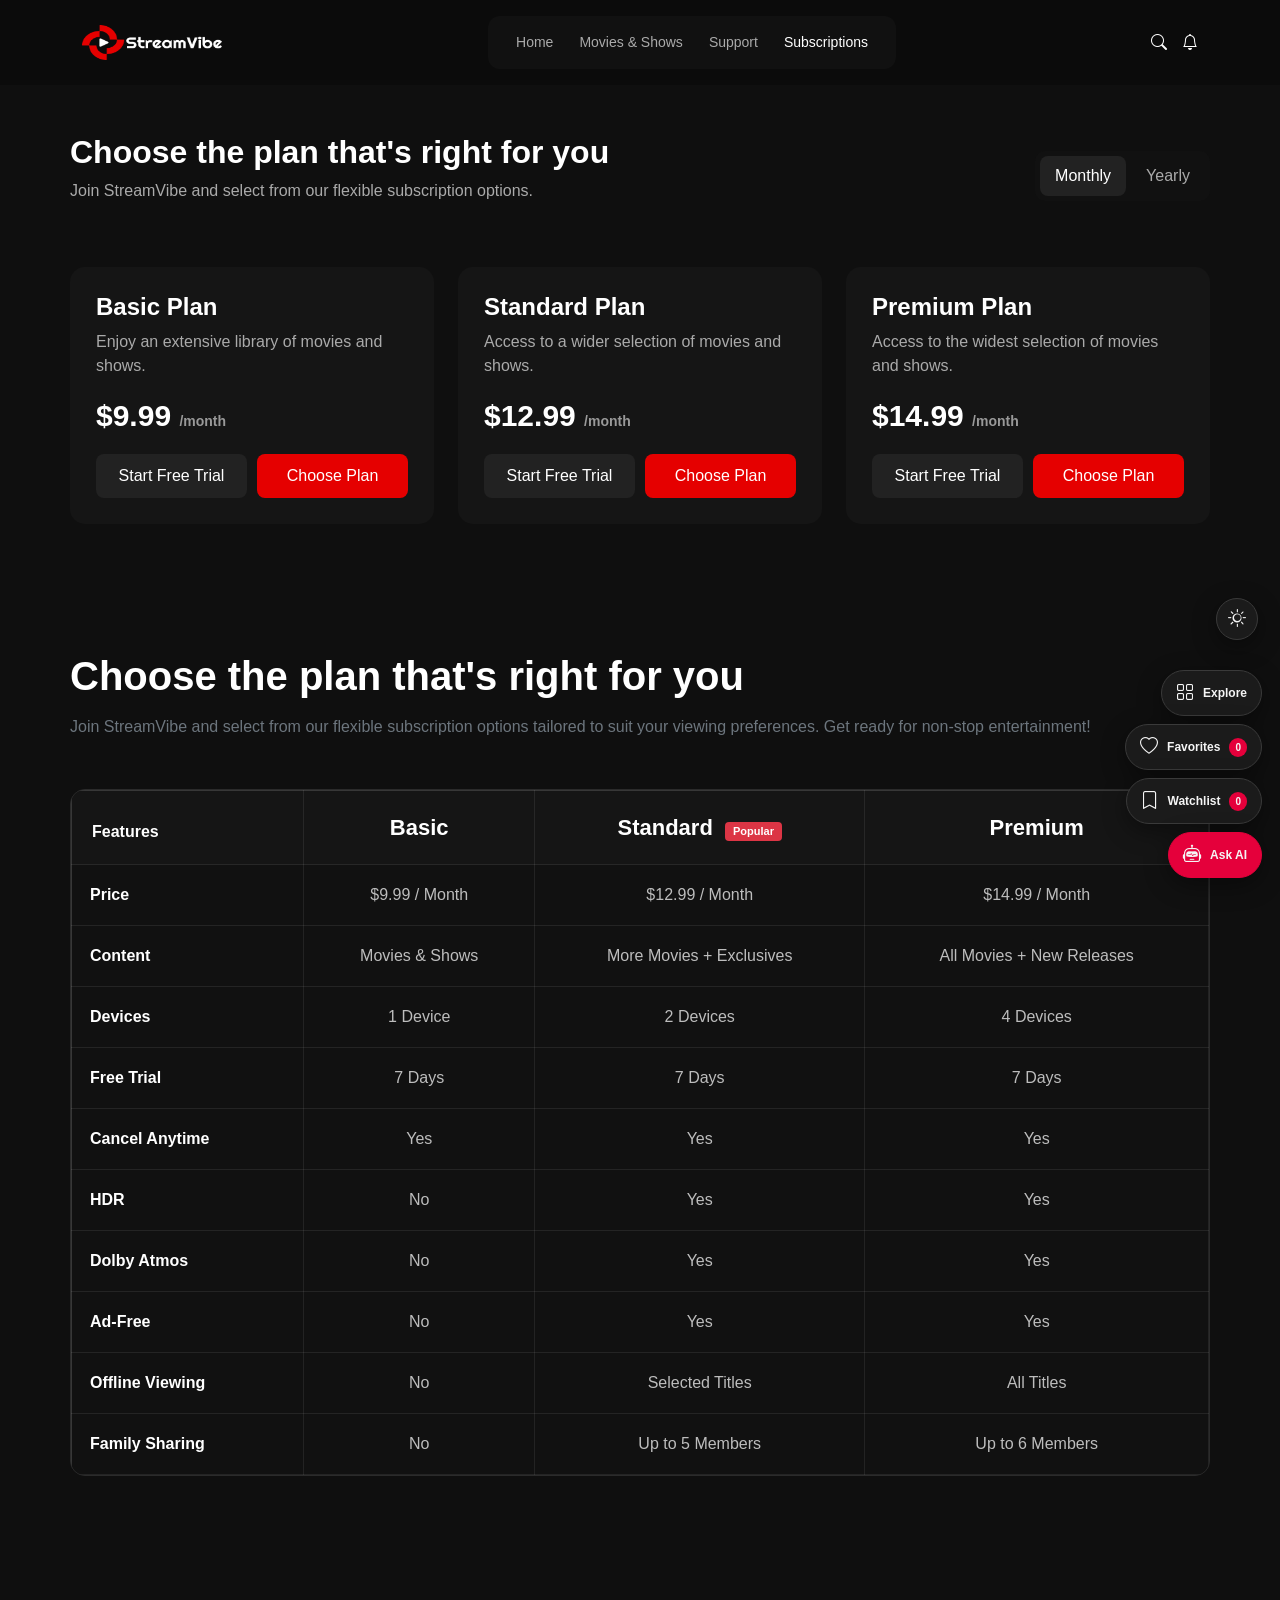
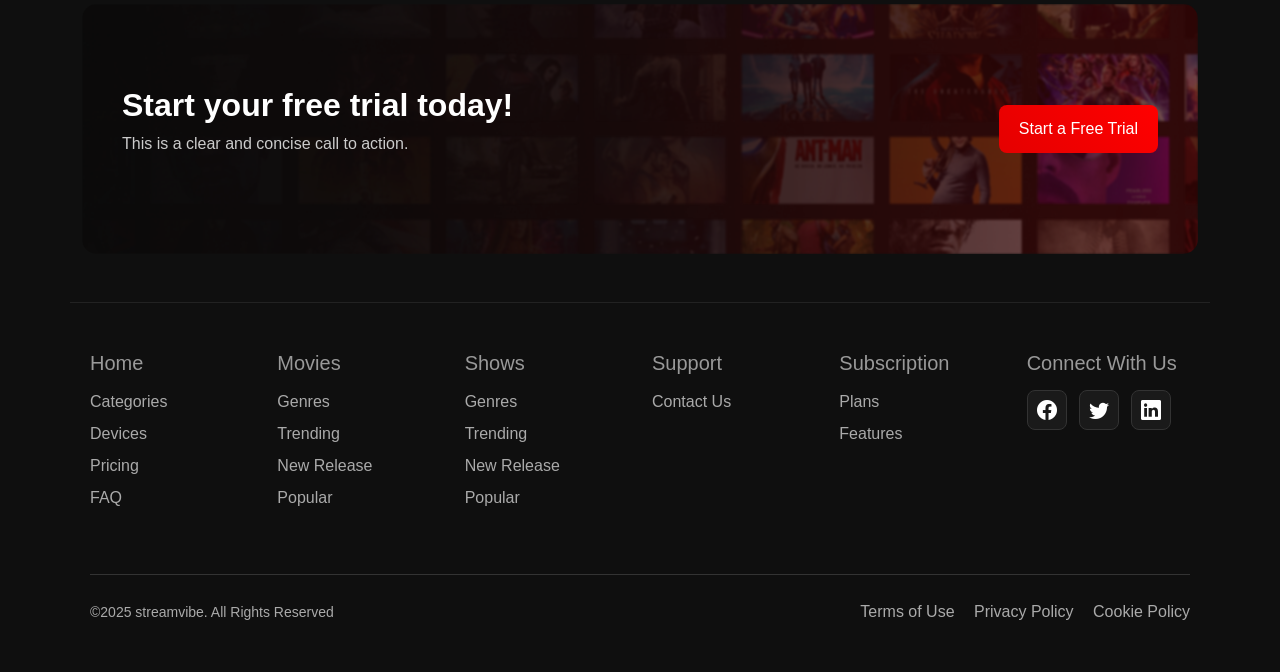
<file: code/sub.html>
<!DOCTYPE html>
<html lang="en">
<head>
    <meta charset="UTF-8">
    <meta name="viewport" content="width=device-width, initial-scale=1.0">
    <title>Movies</title>


    <link href="https://cdn.jsdelivr.net/npm/bootstrap@5.3.8/dist/css/bootstrap.min.css" rel="stylesheet">
<link rel="stylesheet" href="https://cdn.jsdelivr.net/npm/bootstrap-icons@1.11.3/font/bootstrap-icons.min.css">

    <link rel="stylesheet" href="../code/style.css">
        <link rel="stylesheet" href="../code/movies&showes.css">
                <link rel="stylesheet" href="../code/sub.css">


  
    <link rel="stylesheet" href="../code/search.css">
    <link rel="stylesheet" href="../code/features.css">
</head>

<body>


<nav class="navbar navbar-expand-lg navbar-dark px-4 py-3">
  <div class="container">

    <a class="navbar-brand d-flex align-items-center" href="#">
      <img src="../images/Logo.png" class="logo">
    </a>

    <button class="navbar-toggler" data-bs-toggle="collapse" data-bs-target="#navMenu">
      <span class="navbar-toggler-icon"></span>
    </button>

    <div class="collapse navbar-collapse justify-content-center" id="navMenu">
      <ul class="navbar-nav nav-box">
        <li class="nav-item"><a class="nav-link " href="../index.html">Home</a></li>
        <li class="nav-item"><a class="nav-link" href="../code/movie.html">Movies & Shows</a></li>
        <li class="nav-item"><a class="nav-link" href="../code/support.html">Support</a></li>
        <li class="nav-item"><a class="nav-link active">Subscriptions</a></li>
      </ul>
    </div>

    <div class="icons d-none d-lg-flex">
      <i class="bi bi-search"></i>
      <i class="bi bi-bell"></i>
    </div>

        <div class="search-popup" id="searchPopup" aria-hidden="true">
            <div class="search-box">
                <i class="bi bi-search"></i>
                <input type="search" id="movieSearchInput" placeholder="Search movies & shows..." autocomplete="off">
                <button type="button" class="search-close" id="closeSearch" aria-label="Close search">&times;</button>
            </div>
            <div class="search-results" id="searchResults">
                <p class="search-hint">Start typing to search...</p>
            </div>
        </div>

  </div>
</nav>


<section class="pricing container py-5">

  
    <div class="d-flex justify-content-between align-items-center mb-5 flex-wrap gap-3">
        <div>
            <h2>Choose the plan that's right for you</h2>
            <p>Join StreamVibe and select from our flexible subscription options.</p>
        </div>

        <div class="toggle">
            <span class="active">Monthly</span>
            <span>Yearly</span>
        </div>
    </div>

  
    <div class="row g-4">

     
        <div class="col-md-4">
            <div class="plan-card">
                <h4>Basic Plan</h4>
                <p>Enjoy an extensive library of movies and shows.</p>

                <h2>$9.99 <span>/month</span></h2>

                <div class="buttons">
                    <button class="trial">Start Free Trial</button>
                    <button class="choose active">Choose Plan</button>
                </div>
            </div>
        </div>

      
        <div class="col-md-4">
            <div class="plan-card">
                <h4>Standard Plan</h4>
                <p>Access to a wider selection of movies and shows.</p>

                <h2>$12.99 <span>/month</span></h2>

                <div class="buttons">
                    <button class="trial">Start Free Trial</button>
                    <button class="choose active">Choose Plan</button>
                </div>
            </div>
        </div>

        
        <div class="col-md-4">
            <div class="plan-card">
                <h4>Premium Plan</h4>
                <p>Access to the widest selection of movies and shows.</p>

                <h2>$14.99 <span>/month</span></h2>

                <div class="buttons">
                    <button class="trial">Start Free Trial</button>
                    <button class="choose active">Choose Plan</button>
                </div>
            </div>
        </div>

    </div>

</section>

<section class="pricing container">

    <div class="section-title">
        <h2>Choose the plan that's right for you</h2>
        <p class="text-secondary">
          Join StreamVibe and select from our flexible subscription options tailored to suit your viewing preferences. Get ready for non-stop entertainment!
        </p>
    </div>

    <div class="table-responsive table-box">

        <table class="table table-dark align-middle">

            <thead>
                <tr>
                    <th>Features</th>

                    <th>
                        <div class="plan">Basic</div>
                    </th>

                    <th>
                        <div class="plan">
                            Standard
                            <span class="badge badge-popular">Popular</span>
                        </div>
                    </th>

                    <th>
                        <div class="plan">Premium</div>
                    </th>
                </tr>
            </thead>

            <tbody>

                <tr>
                    <td>Price</td>
                    <td>$9.99 / Month</td>
                    <td>$12.99 / Month</td>
                    <td>$14.99 / Month</td>
                </tr>

                <tr>
                    <td>Content</td>
                    <td>Movies & Shows</td>
                    <td>More Movies + Exclusives</td>
                    <td>All Movies + New Releases</td>
                </tr>

                <tr>
                    <td>Devices</td>
                    <td>1 Device</td>
                    <td>2 Devices</td>
                    <td>4 Devices</td>
                </tr>

                <tr>
                    <td>Free Trial</td>
                    <td>7 Days</td>
                    <td>7 Days</td>
                    <td>7 Days</td>
                </tr>

                <tr>
                    <td>Cancel Anytime</td>
                    <td>Yes</td>
                    <td>Yes</td>
                    <td>Yes</td>
                </tr>

                <tr>
                    <td>HDR</td>
                    <td>No</td>
                    <td>Yes</td>
                    <td>Yes</td>
                </tr>

                <tr>
                    <td>Dolby Atmos</td>
                    <td>No</td>
                    <td>Yes</td>
                    <td>Yes</td>
                </tr>

                <tr>
                    <td>Ad-Free</td>
                    <td>No</td>
                    <td>Yes</td>
                    <td>Yes</td>
                </tr>

                <tr>
                    <td>Offline Viewing</td>
                    <td>No</td>
                    <td>Selected Titles</td>
                    <td>All Titles</td>
                </tr>

                <tr>
                    <td>Family Sharing</td>
                    <td>No</td>
                    <td>Up to 5 Members</td>
                    <td>Up to 6 Members</td>
                </tr>

            </tbody>

        </table>

    </div>

</section>
<section class="cta container my-5">
    <div class="cta-box">

        <img src="../images/Background Images.png" class="cta-bg">

        <div class="cta-content d-flex justify-content-between align-items-center flex-wrap">
            <div>
                <h2>Start your free trial today!</h2>
                <p>This is a clear and concise call to action.</p>
            </div>

            <button class="cta-btn">Start a Free Trial</button>
        </div>

    </div>
</section>
<footer class="footer container py-5">

    <div class="row">

        <div class="col-md-2">
            <h5>Home</h5>
            <ul>
                <li>Categories</li>
                <li>Devices</li>
                <li>Pricing</li>
                <li>FAQ</li>
            </ul>
        </div>

        <div class="col-md-2">
            <h5>Movies</h5>
            <ul>
                <li>Genres</li>
                <li>Trending</li>
                <li>New Release</li>
                <li>Popular</li>
            </ul>
        </div>

        <div class="col-md-2">
            <h5>Shows</h5>
            <ul>
                <li>Genres</li>
                <li>Trending</li>
                <li>New Release</li>
                <li>Popular</li>
            </ul>
        </div>

        <div class="col-md-2">
            <h5>Support</h5>
            <ul>
                <li>Contact Us</li>
            </ul>
        </div>

        <div class="col-md-2">
            <h5>Subscription</h5>
            <ul>
                <li>Plans</li>
                <li>Features</li>
            </ul>
        </div>

        <div class="col-md-2">
            <h5>Connect With Us</h5>

           <div class="social">
  <a href="#"><i class="bi bi-facebook"></i></a>
  <a href="#"><i class="bi bi-twitter"></i></a>
  <a href="#"><i class="bi bi-linkedin"></i></a>
</div>
        </div>

    </div>

    
    <div class="footer-bottom d-flex justify-content-between mt-5 flex-wrap">
        <p>©2025 streamvibe. All Rights Reserved</p>

        <div>
            <span>Terms of Use</span>
            <span>Privacy Policy</span>
            <span>Cookie Policy</span>
        </div>
    </div>

</footer>
<link rel="stylesheet" href="https://cdnjs.cloudflare.com/ajax/libs/font-awesome/6.5.0/css/all.min.css">

<script src="https://cdn.jsdelivr.net/npm/bootstrap@5.3.8/dist/js/bootstrap.bundle.min.js"></script>

<script src="../code/search.js"></script>
<script src="../code/features.js"></script>
<script src="../code/interactions.js"></script>
</body>
</html>
</file>
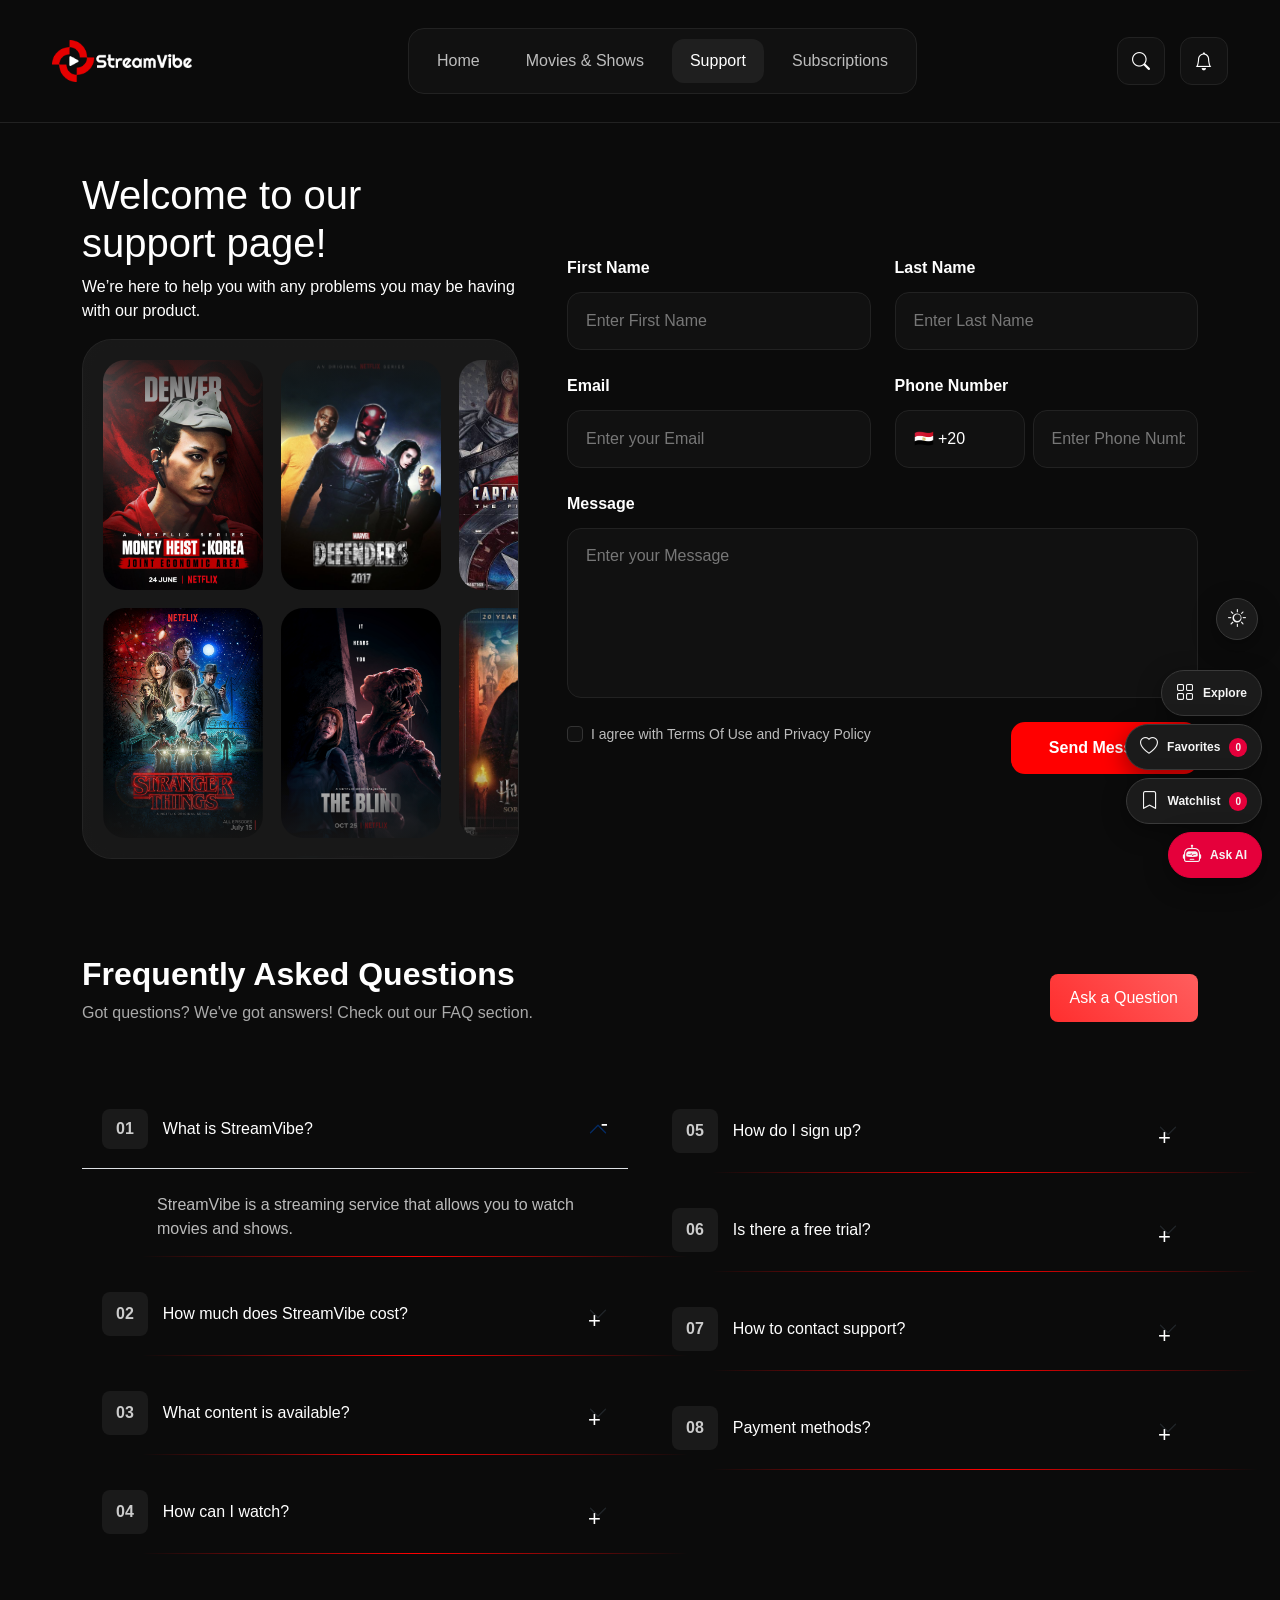
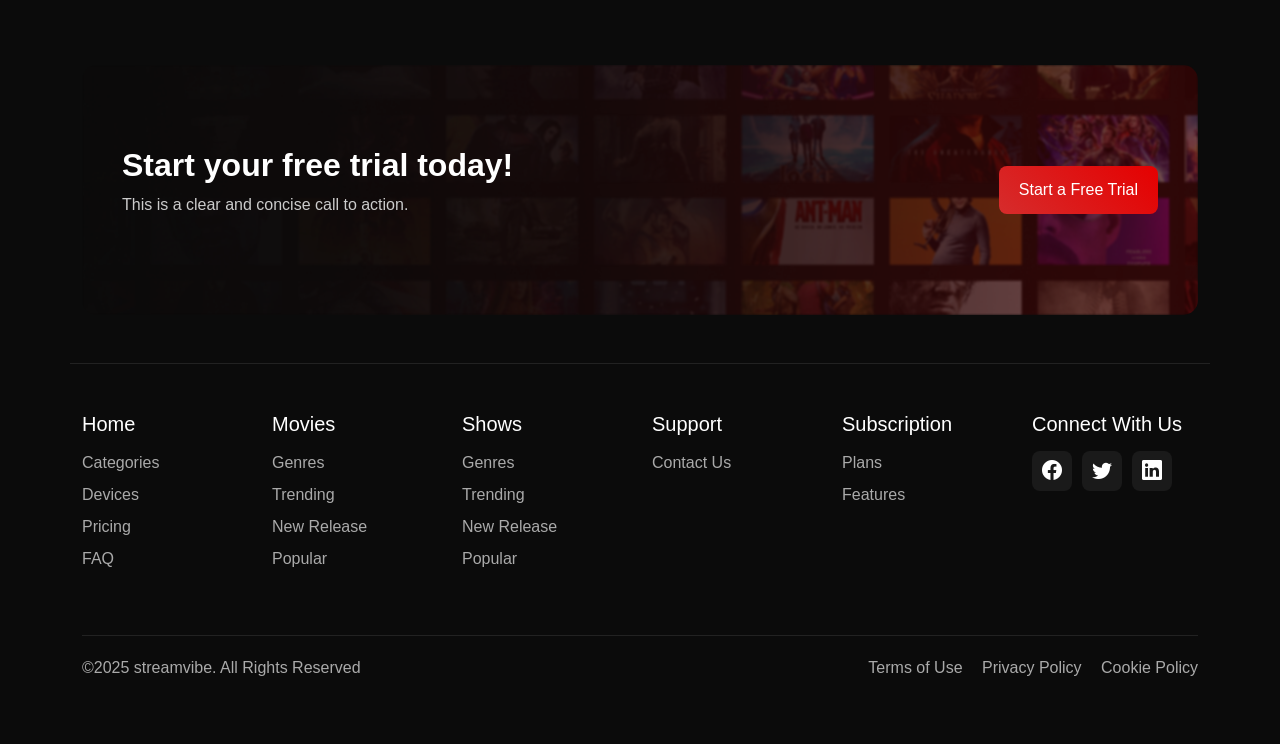
<file: code/support.html>
<!DOCTYPE html>
<html lang="en">
<head>

    <meta charset="UTF-8">
    <meta name="viewport" content="width=device-width, initial-scale=1.0">

    <title>Support Page</title>

   
    <link href="https://cdn.jsdelivr.net/npm/bootstrap@5.3.3/dist/css/bootstrap.min.css" rel="stylesheet">

  
    <link rel="stylesheet"
    href="https://cdn.jsdelivr.net/npm/bootstrap-icons@1.11.3/font/bootstrap-icons.min.css">

   
    <link rel="stylesheet" href="../code/support.css">
    

    <link rel="stylesheet" href="../code/search.css">
    <link rel="stylesheet" href="../code/features.css">
</head>

<body>

    <div class="nav-wrapper">

        <nav class="navbar navbar-expand-lg navbar-dark">

            <div class="container-fluid nav-container">

             
                <a class="navbar-brand" href="#">
                    <img src="../images/Logo.png" class="logo">
                </a>

            
                <ul class="navbar-nav nav-box">

                    <li class="nav-item">
                        <a class="nav-link  " href="../index.html">Home</a>
                    </li>

                    <li class="nav-item">
                        <a class="nav-link" href="../code/movie.html">Movies & Shows</a>
                    </li>

                    <li class="nav-item">
                        <a class="nav-link active">Support</a>
                    </li>

                    <li class="nav-item">
                        <a class="nav-link" href="../code/sub.html">Subscriptions</a>
                    </li>

                </ul>

          
                <div class="icons">

                    <i class="bi bi-search"></i>

                    <i class="bi bi-bell"></i>

                </div>

        <div class="search-popup" id="searchPopup" aria-hidden="true">
            <div class="search-box">
                <i class="bi bi-search"></i>
                <input type="search" id="movieSearchInput" placeholder="Search movies & shows..." autocomplete="off">
                <button type="button" class="search-close" id="closeSearch" aria-label="Close search">&times;</button>
            </div>
            <div class="search-results" id="searchResults">
                <p class="search-hint">Start typing to search...</p>
            </div>
        </div>

            </div>

        </nav>

    </div>

    <div class="container py-5">

        <div class="support-box">

            <div class="row align-items-center g-5">

               
            
<div class="col-lg-5">

    <div class="left-side">

        <h1>
            Welcome to our <br>
            support page!
        </h1>

        <p>
            We’re here to help you with any problems
            you may be having with our product.
        </p>

    </div>



   
    <div class="movies-wrapper">

        <div class="movies-track">


         
            <div class="movie-column column-up">

                <div class="movie-card">
                    <img src="../images/su1.png">
                </div>

                <div class="movie-card">
                    <img src="../images/su2.png">
                </div>

                <div class="movie-card">
                    <img src="../images/su3.png">
                </div>

                <div class="movie-card">
                    <img src="../images/su4.png">
                </div>

             

                <div class="movie-card">
                    <img src="../images/su5.png">
                </div>

                <div class="movie-card">
                    <img src="../images/su6.png">
                </div>

            </div>



         
            <div class="movie-column column-down">

                <div class="movie-card">
                    <img src="../images/su7.png">
                </div>

                <div class="movie-card">
                    <img src="../images/su8.png">
                </div>

                <div class="movie-card">
                    <img src="../images/su9.png">
                </div>

                <div class="movie-card">
                    <img src="../images/su10.png">
                </div>

                <div class="movie-card">
                    <img src="../images/su11.png">
                </div>

                <div class="movie-card">
                    <img src="../images/su12.png">
                </div>

            </div>



    
            <div class="movie-column column-up">

                <div class="movie-card">
                    <img src="../images/su13.png">
                </div>

                <div class="movie-card">
                    <img src="../images/su14.png">
                </div>

               

            </div>



          
            <div class="movie-column column-down">

                
            </div>


        </div>

    </div>

</div>

                <div class="col-lg-7">

                    <div class="form-box">

                        <form>

                            <div class="row">

                                <!-- First Name -->
                                <div class="col-md-6 mb-4">

                                    <label class="form-label">
                                        First Name
                                    </label>

                                    <input type="text"
                                    class="form-control"
                                    placeholder="Enter First Name">

                                </div>

                           
                                <div class="col-md-6 mb-4">

                                    <label class="form-label">
                                        Last Name
                                    </label>

                                    <input type="text"
                                    class="form-control"
                                    placeholder="Enter Last Name">

                                </div>

                            
                                <div class="col-md-6 mb-4">

                                    <label class="form-label">
                                        Email
                                    </label>

                                    <input type="email"
                                    class="form-control"
                                    placeholder="Enter your Email">

                                </div>

                           
                                <div class="col-md-6 mb-4">

                                    <label class="form-label">
                                        Phone Number
                                    </label>

                                    <div class="d-flex gap-2">

                                        <select class="form-select country-code">

                                            <option>🇪🇬 +20</option>

                                            <option>🇺🇸 +1</option>

                                            <option>🇬🇧 +44</option>

                                            <option>🇸🇦 +966</option>

                                        </select>

                                        <input type="text"
                                        class="form-control"
                                        placeholder="Enter Phone Number">

                                    </div>

                                </div>

                              
                                <div class="col-12 mb-4">

                                    <label class="form-label">
                                        Message
                                    </label>

                                    <textarea class="form-control"
                                    placeholder="Enter your Message"></textarea>

                                </div>

                                
                                <div class="col-md-8 mb-3">

                                    <div class="form-check">

                                        <input class="form-check-input"
                                        type="checkbox">

                                        <label class="form-check-label">

                                            I agree with Terms Of Use
                                            and Privacy Policy

                                        </label>

                                    </div>

                                </div>

                         
                                <div class="col-md-4 text-md-end text-start">

                                    <button class="send-btn">

                                        Send Message

                                    </button>

                                </div>

                            </div>

                        </form>

                    </div>

                </div>

            </div>

        </div>

    </div>
<section class="faq container py-5">

 
    <div class="faq-top d-flex justify-content-between align-items-center">
        <div>
            <h2>Frequently Asked Questions</h2>
            <p>Got questions? We've got answers! Check out our FAQ section.</p>
        </div>
        <button class="ask-btn">Ask a Question</button>
    </div>

  
    <div class="row mt-5">

        
        <div class="col-md-6">
            <div class="accordion" id="faqLeft">

               
                <div class="accordion-item">
                    <h2>
                        <button class="accordion-button" data-bs-toggle="collapse" data-bs-target="#q1">
                            <span class="num">01</span>
                            What is StreamVibe?
                        </button>
                    </h2>
                    <div id="q1" class="accordion-collapse collapse show">
                        <div class="accordion-body">
                            StreamVibe is a streaming service that allows you to watch movies and shows.
                        </div>
                    </div>
                </div>

                <div class="accordion-item">
                    <button class="accordion-button collapsed" data-bs-toggle="collapse" data-bs-target="#q2">
                        <span class="num">02</span>
                        How much does StreamVibe cost?
                    </button>
                    <div id="q2" class="accordion-collapse collapse">
                        <div class="accordion-body">Pricing depends on your plan.</div>
                    </div>
                </div>

                <div class="accordion-item">
                    <button class="accordion-button collapsed" data-bs-toggle="collapse" data-bs-target="#q3">
                        <span class="num">03</span>
                        What content is available?
                    </button>
                    <div id="q3" class="accordion-collapse collapse">
                        <div class="accordion-body">Movies, series, and more.</div>
                    </div>
                </div>

                <div class="accordion-item">
                    <button class="accordion-button collapsed" data-bs-toggle="collapse" data-bs-target="#q4">
                        <span class="num">04</span>
                        How can I watch?
                    </button>
                    <div id="q4" class="accordion-collapse collapse">
                        <div class="accordion-body">On mobile, TV, and web.</div>
                    </div>
                </div>

            </div>
        </div>

       
        <div class="col-md-6">
            <div class="accordion" id="faqRight">

                <div class="accordion-item">
                    <button class="accordion-button collapsed" data-bs-toggle="collapse" data-bs-target="#q5">
                        <span class="num">05</span>
                        How do I sign up?
                    </button>
                    <div id="q5" class="accordion-collapse collapse">
                        <div class="accordion-body">Create an account and subscribe.</div>
                    </div>
                </div>

                <div class="accordion-item">
                    <button class="accordion-button collapsed" data-bs-toggle="collapse" data-bs-target="#q6">
                        <span class="num">06</span>
                        Is there a free trial?
                    </button>
                    <div id="q6" class="accordion-collapse collapse">
                        <div class="accordion-body">Yes, limited time trial.</div>
                    </div>
                </div>

                <div class="accordion-item">
                    <button class="accordion-button collapsed" data-bs-toggle="collapse" data-bs-target="#q7">
                        <span class="num">07</span>
                        How to contact support?
                    </button>
                    <div id="q7" class="accordion-collapse collapse">
                        <div class="accordion-body">Via email or live chat.</div>
                    </div>
                </div>

                <div class="accordion-item">
                    <button class="accordion-button collapsed" data-bs-toggle="collapse" data-bs-target="#q8">
                        <span class="num">08</span>
                        Payment methods?
                    </button>
                    <div id="q8" class="accordion-collapse collapse">
                        <div class="accordion-body">Visa, Mastercard, etc.</div>
                    </div>
                </div>

            </div>
        </div>

    </div>
</section>
<section class="cta container my-5">
    <div class="cta-box">

        <img src="../images/Background Images.png" class="cta-bg">

        <div class="cta-content d-flex justify-content-between align-items-center flex-wrap">
            <div>
                <h2>Start your free trial today!</h2>
                <p>This is a clear and concise call to action.</p>
            </div>

            <button class="cta-btn">Start a Free Trial</button>
        </div>

    </div>
</section>


<footer class="footer container py-5">

    <div class="row">

        <div class="col-md-2">
            <h5>Home</h5>
            <ul>
                <li>Categories</li>
                <li>Devices</li>
                <li>Pricing</li>
                <li>FAQ</li>
            </ul>
        </div>

        <div class="col-md-2">
            <h5>Movies</h5>
            <ul>
                <li>Genres</li>
                <li>Trending</li>
                <li>New Release</li>
                <li>Popular</li>
            </ul>
        </div>

        <div class="col-md-2">
            <h5>Shows</h5>
            <ul>
                <li>Genres</li>
                <li>Trending</li>
                <li>New Release</li>
                <li>Popular</li>
            </ul>
        </div>

        <div class="col-md-2">
            <h5>Support</h5>
            <ul>
                <li>Contact Us</li>
            </ul>
        </div>

        <div class="col-md-2">
            <h5>Subscription</h5>
            <ul>
                <li>Plans</li>
                <li>Features</li>
            </ul>
        </div>

        <div class="col-md-2">
            <h5>Connect With Us</h5>

           <div class="social">
  <a href="#"><i class="bi bi-facebook"></i></a>
  <a href="#"><i class="bi bi-twitter"></i></a>
  <a href="#"><i class="bi bi-linkedin"></i></a>
</div>
        </div>

    </div>

    
    <div class="footer-bottom d-flex justify-content-between mt-5 flex-wrap">
        <p>©2025 streamvibe. All Rights Reserved</p>

        <div>
            <span>Terms of Use</span>
            <span>Privacy Policy</span>
            <span>Cookie Policy</span>
        </div>
    </div>

</footer>


<link rel="stylesheet" href="https://cdnjs.cloudflare.com/ajax/libs/font-awesome/6.5.0/css/all.min.css">

<script src="https://cdn.jsdelivr.net/npm/bootstrap@5.3.8/dist/js/bootstrap.bundle.min.js"></script>

<script src="../code/search.js"></script>
<script src="../code/features.js"></script>
<script src="../code/interactions.js"></script>
</body>
</html>
</file>
<file: code/style.css>
body {
    background-color: #0f0f0f;
    color: white;
    font-family: Arial, sans-serif;
}

.navbar-custom {
    position: absolute;
    top: 20px;
    left: 50%;
    transform: translateX(-50%);
    width: 90%;
    z-index: 10;

    display: flex;
    justify-content: space-between;
    align-items: center;
}

.nav-left {
    display: flex;
    align-items: center;
}

.logo {
    width: 140px;
    margin-right: 10px;
}

.brand {
    font-size: 20px;
    font-weight: bold;
}

.nav-center{
    background: rgba(0,0,0,0.8);
    padding: 18px 35px;
    border-radius: 15px;
    border: 1px solid rgba(255,255,255,0.08);

    display: flex;
    align-items: center;
}

.nav-center a:hover,
.nav-center .active {
    color: white;
}

.nav-right i {
    margin-left: 15px;
    cursor: pointer;
}


.hero {
    position: relative;
    text-align: center;
    height: 100vh;
    overflow: hidden;
}

.hero img {
    width: 100%;
    height: auto;   
    max-height: 1920px;
    object-fit: contain; 
}


.hero-content {
    position: absolute;
    top: 50%;
    left: 50%;
    transform: translate(-50%, -50%);
}

.hero-content h1 {
    font-size: 70px;
}

.hero-content p {
    color: #ccc;
}

.content {
    text-align: center;
    margin-top: 50px;
}

.content h1 {
    font-size: 30px;
}

.content p {
    color: #aaa;
    max-width: 600px;
    margin: auto;
}


.moview {
    display: flex;
    justify-content: center;
    gap: 20px;
    margin: 50px;
    flex-wrap: wrap;
}

.card-item {
    background-color: #1a1a1a;
    padding: 15px;
    border-radius: 12px;
    width: 180px;
    text-align: center;
    transition: 0.3s;
}

.card-item:hover {
    transform: translateY(-10px);
}

.card-item img {
    width: 100%;
    border-radius: 10px;
}


.title-row {
    display: flex;
    justify-content: space-between;
    align-items: center;
    margin-top: 10px;
}

.card-item h3 {
    font-size: 18px;
    margin: 0;
}


.arrow {
    font-size: 18px;
    opacity: 0.6;
    transition: 0.3s;
}

.card-item:hover .arrow {
    opacity: 1;
    transform: translateX(5px);
}

.device-card {
    background-color: #1a1a1a;
    padding: 25px;
    border-radius: 15px;
    text-align: left;
    height: 100%;
    transition: 0.3s;
    border: 1px solid #222;
}

.device-card:hover {
    transform: translateY(-8px);
    border-color: #ff0000;
}


.device-icon {
    font-size: 30px;
    margin-bottom: 15px;
}


.device-card h5 {
    margin-bottom: 10px;
    font-weight: bold;
}


.device-card p {
    color: #aaa;
    font-size: 14px;
}
.faq-top h2 {
    font-weight: 700;
}

.faq-top p {
    color: #aaa;
}


.ask-btn {
    background: linear-gradient(45deg, #ff2e2e, #ff5e5e);
    border: none;
    padding: 12px 20px;
    color: #fff;
    border-radius: 8px;
}


.accordion-item {
    background: transparent;
    border: none;
    margin-bottom: 15px;
    position: relative;
}

.accordion-item::after {
    content: "";
    position: absolute;
    bottom: 0;
    left: 60px;
    width: 100%;
    height: 1px;
    background: linear-gradient(to right, transparent, red, transparent);
}


.accordion-button {
    background: transparent;
    color: #fff;
    box-shadow: none;
    padding: 20px;
    display: flex;
    align-items: center;
    gap: 15px;
}


.accordion-button::after {
    content: "+";
    font-size: 22px;
    color: #fff;
    transform: none;
}


.accordion-button:not(.collapsed)::after {
    content: "-";
}


.num {
    background: #1a1a1a;
    padding: 10px 14px;
    border-radius: 8px;
    font-weight: bold;
    color: #ccc;
}

.accordion-body {
    color: #bbb;
    padding-left: 75px;
}


.accordion-button:hover {
    color: #ff3c3c;
}


.accordion-button:not(.collapsed) {
    background: transparent;
    color: #fff;
}
.pricing {
    color: #fff;
}

.pricing h2 {
    font-weight: 700;
}

.pricing p {
    color: #aaa;
}


.toggle {
    background: #111;
    padding: 5px;
    border-radius: 10px;
    display: flex;
    gap: 5px;
}

.toggle span {
    padding: 8px 15px;
    border-radius: 8px;
    color: #aaa;
    cursor: pointer;
}

.toggle .active {
    background: #222;
    color: #fff;
}

.plan-card {
    background: #151515;
    padding: 25px;
    border-radius: 15px;
    transition: 0.3s;
    border: 1px solid transparent;
}

.plan-card:hover {
    border: 1px solid #ff3c3c;
    transform: translateY(-5px);
}

.plan-card h4 {
    font-weight: 600;
}


.plan-card h2 {
    margin: 20px 0;
    font-size: 30px;
}

.plan-card h2 span {
    font-size: 14px;
    color: #999999;
}


.buttons {
    display: flex;
    gap: 10px;
}

.trial {
    background: #222;
    border: none;
    color: #fff;
    padding: 10px;
    border-radius: 8px;
    width: 100%;
}

.choose {
    border: none;
    color: #fff;
    padding: 10px;
    border-radius: 8px;
    width: 100%;
}

.choose.active {
    background: linear-gradient(#E50000,#E50000, #E50000);
}
.cta-box {
    position: relative;
    border-radius: 15px;
    overflow: hidden;
}

.cta-bg {
    width: 100%;
    height: 250px;
    object-fit: cover;
    filter: brightness(0.7) blur(1px);
}

.cta-box::after {
    content: "";
    position: absolute;
    inset: 0;
    background: linear-gradient(
        to right,
        #0F0F0F 20%,
    #220E0EE8 50%,

    );
}

.cta-content {
    position: absolute;
    inset: 0;
    padding: 40px;
    z-index: 2;
    color: #fff;
}

.cta-content h2 {
    font-weight: bold;
}

.cta-content p {
    color: #ccc;
}

.cta-btn {
    background: linear-gradient(45deg, #E50000 , #ff0000); 
    border: none;
    padding: 12px 20px;
    border-radius: 8px;
    color: #fff;
}


.footer {
    border-top: 1px solid #222;
    color: #fff;
}


.footer h5 {
    margin-bottom: 15px;
}

.footer ul {
    list-style: none;
    padding: 0;
}

.footer ul li {
    color: #aaa;
    margin-bottom: 8px;
    cursor: pointer;
    transition: 0.3s;
}

.footer ul li:hover {
    color: #ff3c3c;
}

.social {
    display: flex;
    gap: 10px;
    margin-top: 10px;
}

.social a {
    width: 40px;
    height: 40px;
    background: #1a1a1a;
    display: flex;
    align-items: center;
    justify-content: center;
    border-radius: 8px;
    color: #fff;
    text-decoration: none;
    transition: 0.3s;
}


.social i {
    font-size: 16px;
}


.social a:hover {
    background: #ff3c3c;
    transform: translateY(-4px);
    box-shadow: 0 0 12px rgba(255,0,0,0.6);
}

.footer-bottom {
    border-top: 1px solid #222;
    padding-top: 20px;
    color: #aaa;
}

.footer-bottom span {
    margin-left: 15px;
    cursor: pointer;
    transition: 0.3s;
}

.footer-bottom span:hover {
    color: #ff3c3c;
}
.social i {
  font-size: 20px;
  color: white;
  margin: 0 10px;
}
.footer {
    width: 100%;
    padding: 60px 20px 25px;
    background-color: #0f0f0f;
    color: #999;
    box-sizing: border-box;
}

.footer-container {
    max-width: 1200px;
    margin: auto;
}

.footer-columns {
    display: grid;
    grid-template-columns: repeat(6, 1fr);
    gap: 25px;
}

.footer-column h5 {
    color: #fff;
    font-size: 17px;
    font-weight: 600;
    margin-bottom: 20px;
}

.footer-column ul {
    list-style: none;
    padding: 0;
    margin: 0;
}

.footer-column ul li {
    margin-bottom: 12px;
    font-size: 14px;
    cursor: pointer;
    transition: 0.3s;
}

.footer-column ul li:hover {
    color: #fff;
}

.social {
    display: flex;
    gap: 12px;
}

.social a {
    width: 40px;
    height: 40px;
    display: flex;
    justify-content: center;
    align-items: center;
    background-color: #1a1a1a;
    border: 1px solid #333;
    border-radius: 8px;
    color: #fff;
    text-decoration: none;
    font-size: 18px;
    transition: 0.3s;
}

.social a:hover {
    background-color: #e50000;
    border-color: #e50000;
}

.footer-bottom {
    display: flex;
    justify-content: space-between;
    align-items: center;
    flex-wrap: wrap;
    gap: 20px;
    margin-top: 50px;
    padding-top: 25px;
    border-top: 1px solid #333;
}

.footer-bottom p {
    margin: 0;
    font-size: 14px;
}

.footer-links {
    display: flex;
    gap: 25px;
    flex-wrap: wrap;
}

.footer-links span {
    font-size: 14px;
    cursor: pointer;
    transition: 0.3s;
}

.footer-links span:hover {
    color: #fff;
}

/* Tablet */
@media (max-width: 992px) {
    .footer-columns {
        grid-template-columns: repeat(3, 1fr);
        row-gap: 35px;
    }
}

/* Mobile */
@media (max-width: 576px) {
    .footer {
        padding: 40px 20px 20px;
    }

    .footer-columns {
        grid-template-columns: repeat(2, 1fr);
        gap: 30px 15px;
    }

    .footer-bottom {
        flex-direction: column;
        align-items: flex-start;
        gap: 20px;
    }

    .footer-links {
        gap: 15px;
    }
}
</file>
<file: code/movies&showes.css>
body {
  background: #0f0f0f;
  color: white;
  font-family: 'Segoe UI', sans-serif;
}

.navbar {
  background: #0b0b0b;
}

.logo {
  height: 35px;
}

.nav-box {
  background: #111;
  padding: 8px 20px;
  border-radius: 12px;
  gap: 10px;
}

.nav-link {
  color: #aaa !important;
  font-size: 14px;
}

.nav-link.active,
.nav-link:hover {
  color: #fff !important;
}

.icons i {
  margin-left: 15px;
  cursor: pointer;
  color: #fff;
}

.hero {
  position: relative;
  height: 80vh;
  border-radius: 20px;
  overflow: hidden;
  margin: 20px;
}

.hero-img {
  width: 100%;
  height: 100%;
  object-fit: cover;
}

.overlay {
  position: absolute;
  inset: 0;
  background: linear-gradient(to top, #000 10%, transparent 60%);
}

.hero-content {
  position: absolute;
  bottom: 40px;
  left: 50%;
  transform: translateX(-50%);
  max-width: 600px;
}

.hero-content h1 {
  font-size: 36px;
  font-weight: 600;
}

.hero-content p {
  color: #ccc;
  font-size: 14px;
}


.hero-buttons {
  margin-top: 15px;
}

.play-btn {
  background: #e50914;
  border: none;
  padding: 10px 20px;
}

.icon-btn {
  background: #1a1a1a;
  border: none;
  color: #fff;
  padding: 10px 12px;
  border-radius: 8px;
  margin-left: 8px;
}





  


@media (max-width: 768px) {

  .hero {
    height: 60vh;
    margin: 10px;
  }

  .hero-content {
    bottom: 20px;
    padding: 0 10px;
  }

  .hero-content h1 {
    font-size: 22px;
  }

  .hero-content p {
    font-size: 12px;
  }

  .nav-box {
    flex-direction: column;
    text-align: center;
  }

}


@media (max-width: 992px) {

  .hero {
    height: 70vh;
  }

}
.card-dark {
  background: #161616;
  padding: 20px;
  border-radius: 12px;
  border: 1px solid #222;
}

.card-dark span {
  color: #888;
  font-size: 13px;
}

.cast-slider {
  display: flex;
  gap: 12px;
  overflow-x: auto;
}

.cast-slider img {
  width: 65px;
  height: 65px;
  border-radius: 12px;
  object-fit: cover;
}

.cast-slider::-webkit-scrollbar {
  display: none;
}

.nav-btn {
  background: #1a1a1a;
  border: none;
  color: #fff;
  padding: 6px 10px;
  border-radius: 8px;
  margin-left: 5px;
}

.review-card {
  background: #0f0f0f;
  padding: 15px;
  border-radius: 10px;
}

.review-card span {
  font-size: 12px;
  color: #aaa;
}

.review-card p {
  font-size: 13px;
  color: #bbb;
  margin-top: 10px;
}

.stars {
  color: #e50914;
  font-size: 14px;
}

.tags {
  display: flex;
  gap: 8px;
  flex-wrap: wrap;
}

.tags span {
  background: #1a1a1a;
  padding: 5px 10px;
  border-radius: 8px;
  font-size: 12px;
}

.side-box p {
  margin-bottom: 15px;
}

.person {
  display: flex;
  gap: 10px;
  align-items: center;
  background: #111;
  padding: 10px;
  border-radius: 8px;
  margin-bottom: 10px;
}

.person img {
  width: 40px;
  height: 40px;
  border-radius: 8px;
}


@media (max-width: 360px) {

  .review-card {
    padding: 12px;
  }

  .cast-slider img {
    width: 50px;
    height: 50px;
  }

}
.social i {
  font-size: 20px;
  color: white;
  margin: 0 10px;
}
</file>
<file: code/search.css>
.search-popup {
    position: fixed;
    z-index: 100000;
    top: 88px;
    right: max(24px, calc((100vw - 1200px) / 2));
    width: 370px;
    max-width: calc(100vw - 28px);
    padding: 14px;
    background: #1a1a1a;
    border: 1px solid #353535;
    border-radius: 13px;
    box-shadow: 0 16px 45px rgba(0,0,0,.55);
    opacity: 0;
    visibility: hidden;
    pointer-events: none;
    transform: translateY(-9px);
    transition: opacity .2s ease, transform .2s ease, visibility .2s ease;
}
.search-popup.open {
    opacity: 1;
    visibility: visible;
    pointer-events: auto;
    transform: translateY(0);
}
.search-box {
    display: flex;
    align-items: center;
    gap: 10px;
    padding: 11px;
    background: #101010;
    border: 1px solid #393939;
    border-radius: 9px;
    color: #aaa;
}
.search-box > .bi-search { flex: 0 0 auto; }
.search-box input {
    min-width: 0;
    flex: 1;
    border: 0;
    outline: 0;
    background: transparent;
    color: #fff;
    font: inherit;
    font-size: 14px;
}
.search-box input::placeholder { color: #777; }
.search-close {
    border: 0;
    background: transparent;
    color: #aaa;
    font-size: 25px;
    line-height: 1;
    cursor: pointer;
}
.search-close:hover { color: #fff; }
.search-results {
    max-height: min(390px, 65vh);
    overflow-y: auto;
    margin-top: 10px;
}
.search-hint, .search-empty {
    margin: 0;
    padding: 16px 6px;
    color: #999;
    font-size: 13px;
    text-align: center;
}
.search-result {
    display: flex;
    align-items: center;
    width: 100%;
    gap: 12px;
    padding: 8px;
    border: 0;
    border-radius: 8px;
    background: transparent;
    text-align: left;
    cursor: pointer;
    transition: background .18s ease;
}
.search-result:hover, .search-result:focus-visible {
    background: #303030;
    outline: none;
}
.search-result img {
    display: block;
    flex: 0 0 46px;
    width: 46px;
    height: 62px;
    object-fit: cover;
    border-radius: 5px;
    background: #292929;
}
.search-result-info {
    display: flex;
    flex-direction: column;
    gap: 5px;
    min-width: 0;
}
.search-result-info strong {
    color: #f4f4f4;
    font-size: 13px;
    font-weight: 600;
}
.search-result-info small {
    color: #aaa;
    font-size: 11px;
}
.nav-icons .bi-search, .icons .bi-search, .navbar .bi-search {
    cursor: pointer;
}
@media (max-width: 600px) {
    .search-popup {
        top: 76px;
        right: 14px;
        width: calc(100vw - 28px);
    }
}
</file>
<file: code/features.css>
.sv-dock{position:fixed;right:18px;bottom:22px;z-index:100010;display:flex;flex-direction:column;gap:8px;align-items:flex-end}
.sv-dock button,.sv-theme-toggle,.sv-top{border:1px solid #3a3a3a;background:#1b1b1b;color:#f5f5f5;box-shadow:0 7px 25px #0006;cursor:pointer}
.sv-dock button{min-width:48px;height:46px;border-radius:24px;padding:0 14px;display:flex;align-items:center;gap:9px;transition:.2s}
.sv-dock button:hover,.sv-theme-toggle:hover,.sv-top:hover{background:#e5003b;border-color:#e5003b;transform:translateY(-2px)}
.sv-dock button i{font-size:18px}.sv-dock button span{font-size:12px;font-weight:700}.sv-dock button b{font-size:10px;background:#e5003b;border-radius:20px;padding:2px 6px}.sv-dock .sv-chat-launch{background:#e5003b;border-color:#e5003b}
.sv-theme-toggle{position:fixed;right:22px;bottom:260px;z-index:100009;width:42px;height:42px;border-radius:50%;font-size:18px}
.sv-top{position:fixed;left:22px;bottom:22px;z-index:100009;width:44px;height:44px;border-radius:50%;font-size:18px;opacity:0;visibility:hidden;transition:.2s}.sv-top.visible{opacity:1;visibility:visible}
.sv-overlay{position:fixed;inset:0;z-index:100020;background:#000a;display:flex;justify-content:flex-end;opacity:0;visibility:hidden;transition:.22s}.sv-overlay.open{opacity:1;visibility:visible}
.sv-panel{width:min(720px,100%);height:100%;background:#141414;color:#f5f5f5;border-left:1px solid #333;box-shadow:-15px 0 50px #0008;display:flex;flex-direction:column;transform:translateX(30px);transition:.22s}.sv-overlay.open .sv-panel{transform:translateX(0)}
.sv-panel>header{padding:22px 24px;border-bottom:1px solid #333;display:flex;align-items:center;justify-content:space-between;gap:15px}.sv-panel>header h2{font-size:20px;font-weight:800;margin:0;color:#fff}.sv-close{border:0;background:#292929;color:#fff;border-radius:50%;width:36px;height:36px;font-size:25px;line-height:1;cursor:pointer}.sv-panel-content{padding:20px 24px;overflow:auto;flex:1}
.sv-grid{display:grid;grid-template-columns:repeat(auto-fill,minmax(145px,1fr));gap:15px}.sv-media-card{overflow:hidden;border:1px solid #303030;background:#1d1d1d;border-radius:12px;min-width:0}.sv-media-card>img{display:block;width:100%;height:190px;object-fit:cover;background:#292929}.sv-media-info{padding:10px}.sv-media-info>strong{display:block;font-size:13px;line-height:1.4;color:#fff}.sv-media-info>small{display:block;color:#aaa;font-size:11px;margin-top:5px}.sv-card-actions{display:flex;gap:7px;margin-top:10px}.sv-card-actions button,.sv-chat-item button{border:1px solid #444;background:#292929;color:#ddd;width:31px;height:30px;border-radius:7px;cursor:pointer}.sv-card-actions button.active,.sv-chat-item button:hover{color:#ff4168;border-color:#ff4168}.sv-card-actions button:hover{background:#3a2028}
.sv-toolbar{display:grid;grid-template-columns:1.5fr 1fr 1fr 1fr;gap:9px;margin-bottom:18px}.sv-toolbar input,.sv-toolbar select,.sv-chat-form input{min-width:0;background:#202020;color:#fff;border:1px solid #414141;border-radius:8px;padding:10px;font-size:13px}.sv-toolbar option{background:#202020}.sv-empty{text-align:center;padding:65px 10px;color:#aaa}.sv-empty i{font-size:42px;color:#e5003b}.sv-empty p{font-weight:700;color:#fff;margin:12px 0 4px}.sv-empty span,.sv-empty-line{font-size:13px;color:#aaa}.sv-detail{display:grid;grid-template-columns:180px 1fr;gap:22px;align-items:start}.sv-detail>img{width:100%;border-radius:10px;max-height:270px;object-fit:cover}.sv-detail p{color:#bbb;font-size:14px;line-height:1.7}.sv-badge{display:inline-block;background:#e5003b;padding:5px 10px;border-radius:20px;font-size:11px;font-weight:700;margin-bottom:12px}.sv-primary,.sv-secondary{display:inline-flex;align-items:center;gap:7px;padding:9px 12px;border-radius:7px;text-decoration:none;font-size:12px;font-weight:700;margin:4px 4px 4px 0;cursor:pointer}.sv-primary{background:#e5003b;color:white;border:1px solid #e5003b}.sv-secondary{background:#292929;color:#fff;border:1px solid #444}.sv-link{color:#fff}
.sv-chat-panel{width:min(470px,100%)}.sv-chat-log{display:flex;flex-direction:column;gap:12px;min-height:180px}.sv-chat-message{max-width:95%;padding:11px 13px;border-radius:13px;background:#242424;color:#eee;font-size:13px;line-height:1.65}.sv-chat-message.user{align-self:flex-end;background:#a9002e;color:#fff}.sv-chat-message.bot{align-self:flex-start}.sv-chat-message p{margin:0}.sv-chat-item{display:flex;align-items:center;gap:9px;padding:8px;margin-top:8px;border-radius:8px;background:#171717}.sv-chat-item img{width:36px;height:48px;object-fit:cover;border-radius:4px}.sv-chat-item span{flex:1;font-size:12px;font-weight:700}.sv-chat-item small{display:block;color:#aaa;font-weight:400}.sv-chat-item button{flex:0 0 31px}.sv-chat-suggestions{display:flex;flex-wrap:wrap;gap:7px;margin:16px 0}.sv-chat-suggestions button{border:1px solid #555;background:#242424;color:#ddd;border-radius:18px;padding:7px 11px;font-size:11px;cursor:pointer}.sv-chat-suggestions button:hover{border-color:#e5003b;color:#fff}.sv-chat-form{display:flex;gap:8px;margin-top:15px}.sv-chat-form input{flex:1}.sv-chat-form button{width:43px;border:0;border-radius:8px;background:#e5003b;color:#fff}.sv-chat-note{font-size:10px;color:#888;margin:10px 0 0}.sv-toast{position:fixed;left:50%;bottom:24px;z-index:100100;transform:translate(-50%,15px);background:#252525;color:#fff;border:1px solid #444;border-radius:9px;padding:11px 17px;font-size:13px;opacity:0;pointer-events:none;transition:.2s;box-shadow:0 8px 25px #0008}.sv-toast.show{opacity:1;transform:translate(-50%,0)}
.sv-light-theme{background:#f4f4f4!important;color:#171717!important}.sv-light-theme .sv-panel{background:#fff;color:#171717}.sv-light-theme .sv-panel>header h2,.sv-light-theme .sv-media-info>strong,.sv-light-theme .sv-empty p{color:#171717}.sv-light-theme .sv-media-card{background:#f7f7f7;border-color:#ddd}.sv-light-theme .sv-media-info>small{color:#666}.sv-light-theme .sv-toolbar input,.sv-light-theme .sv-toolbar select,.sv-light-theme .sv-chat-form input{background:#fff;color:#171717;border-color:#ccc}.sv-light-theme .sv-chat-message.bot{background:#eee;color:#171717}.sv-light-theme .sv-chat-item{background:#f2f2f2}.sv-light-theme .sv-close,.sv-light-theme .sv-secondary{background:#eee;color:#171717;border-color:#ccc}
@media(max-width:650px){.sv-toolbar{grid-template-columns:1fr 1fr}.sv-toolbar input{grid-column:1/-1}.sv-panel>header{padding:17px}.sv-panel-content{padding:16px}.sv-media-card>img{height:165px}.sv-dock{right:10px;bottom:12px}.sv-dock button{height:42px;min-width:43px;padding:0 12px}.sv-dock button span{display:none}.sv-theme-toggle{right:12px;bottom:220px}.sv-top{left:12px;bottom:12px}.sv-detail{grid-template-columns:110px 1fr;gap:14px}.sv-detail p{font-size:12px}}


.sv-chat-tools{display:flex;justify-content:flex-end;margin-top:12px}
.sv-chat-tools button{border:1px solid #444;background:transparent;color:#aaa;border-radius:7px;padding:6px 10px;font-size:11px;cursor:pointer}
.sv-chat-tools button:hover{border-color:#e5003b;color:#fff}
.sv-dock button:focus-visible,.sv-theme-toggle:focus-visible,.sv-top:focus-visible,.sv-panel button:focus-visible,.sv-panel input:focus-visible,.sv-panel select:focus-visible{outline:2px solid #ff527b;outline-offset:3px}
.cast-slider{scroll-behavior:smooth;overflow-x:auto;scrollbar-width:thin}


.sv-action-modal{position:fixed;inset:0;z-index:10020;background:rgba(0,0,0,.76);display:flex;align-items:center;justify-content:center;padding:20px;opacity:0;transition:opacity .18s ease}
.sv-action-modal.visible{opacity:1}
.sv-action-dialog{position:relative;width:min(100%,480px);background:#191919;color:#fff;border:1px solid #333;border-radius:16px;padding:28px;box-shadow:0 20px 70px rgba(0,0,0,.45);transform:translateY(10px);transition:transform .18s ease}
.sv-action-modal.visible .sv-action-dialog{transform:translateY(0)}
.sv-action-dialog h2{font-size:24px;margin:0 34px 16px 0;font-weight:700}
.sv-action-body{color:#c5c5c5;line-height:1.7}
.sv-action-body p{margin:0 0 10px}
.sv-action-price{font-size:24px;color:#fff;font-weight:700}
.sv-action-close{position:absolute;right:16px;top:12px;border:0;background:transparent;color:#fff;font-size:30px;line-height:1;cursor:pointer}
.sv-action-buttons{display:flex;gap:10px;flex-wrap:wrap;margin-top:22px}
.sv-action-buttons button{border:0;border-radius:8px;padding:11px 18px;font-weight:600;cursor:pointer}
.sv-action-primary{background:#e50000;color:#fff}
.sv-action-secondary{background:#303030;color:#fff}
.sv-action-label{display:block;margin-bottom:8px;color:#fff}
.sv-review-input{width:100%;background:#242424;color:#fff;border:1px solid #555;border-radius:8px;padding:12px;resize:vertical}
.toggle span{cursor:pointer;user-select:none}
.toggle span:focus-visible{outline:2px solid #e50000;outline-offset:4px}
.hero-buttons .icon-btn.active{background:#e50000;color:#fff}
@media(max-width:520px){.sv-action-dialog{padding:22px}.sv-action-dialog h2{font-size:21px}}
</file>
<file: code/shows.css>
body {
    background-color: #0f0f0f;
    font-family: Arial;
}

.custom-accordion {
    background: #1c1c1c;
    border: none;
    margin-bottom: 15px;
    border-radius: 10px;
    overflow: hidden;
}

.custom-btn {
    background: #1c1c1c;
    color: #fff;
    border: none;
    box-shadow: none;
}

.accordion-button::after {
    display: none;
}

.arrow {
    transition: 0.3s;
    font-size: 18px;
}

.rotate {
    transform: rotate(180deg);
}


.episode {
    padding: 15px 0;
    border-bottom: 1px solid #333;
    color: white;
}

.number {
    width: 40px;
    font-size: 18px;
    color: #aaa;
}

.thumb {
    width: 120px;
    height: 70px;
    border-radius: 8px;
    margin-right: 15px;
}

.info h6 {
    margin: 0;
    font-size: 16px;
}

.info p {
    margin: 0;
    font-size: 13px;
    color: #aaa;
}

.time {
    margin-left: auto;
    font-size: 13px;
    color: #ccc;
}
.rating-box {
    background: #333;
    display: inline-block;
    padding: 5px 10px;
    border-radius: 5px;
    color: #fff;
    font-size: 14px;
   
        
}
.rating-value {
    display: inline-block;
   
    color: #FFFFFF;}

.stars {
  size-adjust: 120%;     

}
</file>
<file: code/sub.css>
body{
    background:#0f0f0f;
    color:#fff;
    font-family:Arial, Helvetica, sans-serif;
}

.pricing{
    padding:80px 0;
}

.section-title{
    text-align:left;
    margin-bottom:50px;
}

.section-title h2{
    font-size:40px;
    font-weight:700;
    margin-bottom:15px;
}

.section-title p{
    color:#9b9b9b;
}

.table-box{
    background:#262626;
    border:1px solid #2b2b2b;
    border-radius:15px;
    overflow:hidden;
}

.table{
    margin-bottom:0;
    color:#fff;
}

.table th{
    background:#262626;
    color:#fff;
    text-align:center;
    padding:20px;
    border-color:#2b2b2b;
    font-weight:600;
}

.table td{
    padding:18px;
    border-color:#262626;
    color:#bdbdbd;
    vertical-align:middle;
    transition:.3s;
}

.table td:first-child,
.table th:first-child{
    text-align:left;
    color:#fff;
    font-weight:600;
}

.table tbody tr:hover{
    background:#202020;
}

.plan{
    font-size:22px;
    font-weight:700;
}

.badge-popular{
    background:#dc3545;
    color:#fff;
    font-size:11px;
    padding:4px 8px;
    border-radius:4px;
    margin-left:6px;
}

.table td:not(:first-child){
    text-align:center;
}

@media (max-width:992px){

    .section-title h2{
        font-size:32px;
    }

    .table th,
    .table td{
        padding:14px;
        font-size:14px;
    }

}

@media (max-width:768px){

    .pricing{
        padding:50px 0;
    }

    .section-title h2{
        font-size:26px;
    }

    .table th,
    .table td{
        font-size:13px;
        padding:12px;
    }

    .plan{
        font-size:18px;
    }

}
.table {
    border-collapse: collapse;
}

.table th,
.table td {
    border: 1px solid rgba(255,255,255,.08);
}

.table th {
    background: #151515;
}

.table td {
    background: #111;
}
</file>
<file: code/support.css>
*{
    margin: 0;
    padding: 0;
    box-sizing: border-box;
    font-family: Arial, Helvetica, sans-serif;
}

body{
    background: #0b0b0b;
    color: white;
    overflow-x: hidden;
}



.nav-wrapper{
    width: 100%;
    padding: 20px 40px;
    border-bottom: 1px solid #222;
    background: #0b0b0b;
}

.nav-container{
    display: flex;
    justify-content: space-between;
    align-items: center;
}

.logo{
    width: 140px;
}



.nav-box{
    background: #111;
    border: 1px solid #222;
    border-radius: 16px;
    padding: 10px;
    display: flex;
    gap: 10px;
}


.nav-link{
    color: #bdbdbd !important;
    font-weight: 500;
    padding: 10px 18px !important;
    border-radius: 12px;
    transition: 0.3s;
    cursor: pointer;
}

.nav-link:hover{
    color: white !important;
}

.nav-link.active{
    background: #1f1f1f;
    color: white !important;
}



.icons{
    display: flex;
    gap: 15px;
}

.icons i{
    width: 48px;
    height: 48px;
    background: #111;
    border: 1px solid #222;
    border-radius: 12px;
    display: flex;
    justify-content: center;
    align-items: center;
    color: white;
    cursor: pointer;
    transition: 0.3s;
    font-size: 18px;
}

.icons i:hover{
    background: #1f1f1f;
}



.movies-wrapper{

    width:100%;

    height:520px;

    overflow:hidden;

    position:relative;

    border-radius:30px;

    background:#181818;

    border:1px solid rgba(255,255,255,.05);

    box-shadow:
    inset 0 0 20px rgba(255,255,255,.03);
}




.movies-wrapper::before,
.movies-wrapper::after{

    content:"";

    position:absolute;

    left:0;

    width:100%;
    height:100px;

    z-index:10;

    pointer-events:none;
}

.movies-wrapper::before{

    top:0;

    background:linear-gradient(to bottom,#181818,transparent);
}

.movies-wrapper::after{

    bottom:0;

    background:linear-gradient(to top,#181818,transparent);
}


/* TRACK */

.movies-track{

    display:flex;

    gap:18px;

    padding:20px;

    position:absolute;
}



.movie-column{

    display:flex;

    flex-direction:column;

    gap:18px;
}




.movie-card{

    width:160px;
    height:230px;

    border-radius:22px;

    overflow:hidden;

    flex-shrink:0;

    cursor:pointer;

    position:relative;

    transition:.5s;
}

.movie-card img{

    width:100%;
    height:100%;

    object-fit:cover;

    transition:.5s;
}




.movie-card:hover{

    transform:scale(1.07);

    z-index:20;

    box-shadow:
    0 15px 35px rgba(0,0,0,.8),
    0 0 20px rgba(255,255,255,.05);
}

.movie-card:hover img{

    transform:scale(1.1);
}



.column-up{

    animation:scrollUp 18s linear infinite;
}

.column-down{

    animation:scrollDown 18s linear infinite;
}



@keyframes scrollUp{

    0%{
        transform:translateY(0);
    }

    100%{
        transform:translateY(-50%);
    }
}




@keyframes scrollDown{

    0%{
        transform:translateY(-50%);
    }

    100%{
        transform:translateY(0);
    }
} */




.form-box{
    background: #0c0c0c;
    border: 1px solid #222;
    border-radius: 24px;
    padding: 35px;
}

.form-label{
    font-weight: 600;
    margin-bottom: 12px;
    color: white;
}

.form-control,
.form-select{
    background: #111 !important;
    border: 1px solid #222 !important;
    color: white !important;
    height: 58px;
    border-radius: 14px;
    padding-left: 18px;
}

.form-control::placeholder{
    color: #777;
}

.form-control:focus,
.form-select:focus{
    box-shadow: none !important;
    border-color: #444 !important;
}



textarea.form-control{
    height: 170px;
    resize: none;
    padding-top: 15px;
}


.country-code{
    max-width: 130px;
    cursor: pointer;
}



.form-check-input{
    background-color: #111;
    border: 1px solid #333;
}

.form-check-label{
    color: #bdbdbd;
    font-size: 14px;
}


.send-btn{
    background: red;
    color: white;
    border: none;
    padding: 14px 38px;
    border-radius: 14px;
    font-weight: bold;
    transition: 0.3s;
}

.send-btn:hover{
    background: #cc0000;
}


@media(max-width: 1200px){

    .left-side h1{
        font-size: 50px;
    }

}



@media(max-width: 992px){

    .nav-wrapper{
        padding: 20px;
    }

    .nav-container{
        flex-direction: column;
        gap: 20px;
    }

    .nav-box{
        flex-wrap: wrap;
        justify-content: center;
    }

    .support-box{
        padding: 30px;
    }

    .left-side{
        text-align: center;
    }

    .left-side h1{
        font-size: 42px;
    }

    .movie-images{
        margin-bottom: 30px;
    }

}



@media(max-width: 768px){

    .logo{
        width: 120px;
    }

    .nav-box{
        width: 100%;
        gap: 5px;
        padding: 8px;
    }

    .nav-link{
        font-size: 14px;
        padding: 8px 10px !important;
    }

    .icons i{
        width: 42px;
        height: 42px;
        font-size: 16px;
    }

    .support-box{
        padding: 20px;
    }

    .left-side h1{
        font-size: 34px;
    }

    .left-side p{
        font-size: 15px;
    }

    .movie-images{
        grid-template-columns: repeat(2,1fr);
    }

    .movie-images img{
        height: 150px;
    }

    .form-box{
        padding: 25px;
    }

}



@media(max-width: 576px){

    .nav-wrapper{
        padding: 15px;
    }

    .nav-box{
        border-radius: 12px;
    }

    .nav-link{
        font-size: 13px;
        padding: 7px 8px !important;
    }

    .left-side h1{
        font-size: 28px;
    }

    .movie-images{
        gap: 10px;
    }

    .movie-images img{
        height: 130px;
        border-radius: 12px;
    }

    .form-box{
        padding: 20px;
    }

    .form-control,
    .form-select{
        height: 52px;
        font-size: 14px;
    }

    textarea.form-control{
        height: 140px;
    }

    .country-code{
        max-width: 100px;
    }

    .send-btn{
        width: 100%;
        margin-top: 10px;
    }

}



@media(max-width: 400px){

    .left-side h1{
        font-size: 24px;
    }

    .nav-box{
        gap: 3px;
    }

    .nav-link{
        font-size: 12px;
    }

    .movie-images{
        grid-template-columns: 1fr;
    }

}
.faq-top h2 {
    font-weight: 700;
}

.faq-top p {
    color: #aaa;
}


.ask-btn {
    background: linear-gradient(45deg, #ff2e2e, #ff5e5e);
    border: none;
    padding: 12px 20px;
    color: #fff;
    border-radius: 8px;
}


.accordion-item {
    background: transparent;
    border: none;
    margin-bottom: 15px;
    position: relative;
}

.accordion-item::after {
    content: "";
    position: absolute;
    bottom: 0;
    left: 60px;
    width: 100%;
    height: 1px;
    background: linear-gradient(to right, transparent, red, transparent);
}


.accordion-button {
    background: transparent;
    color: #fff;
    box-shadow: none;
    padding: 20px;
    display: flex;
    align-items: center;
    gap: 15px;
}


.accordion-button::after {
    content: "+";
    font-size: 22px;
    color: #fff;
    transform: none;
}


.accordion-button:not(.collapsed)::after {
    content: "-";
}


.num {
    background: #1a1a1a;
    padding: 10px 14px;
    border-radius: 8px;
    font-weight: bold;
    color: #ccc;
}

.accordion-body {
    color: #bbb;
    padding-left: 75px;
}


.accordion-button:hover {
    color: #ff3c3c;
}


.accordion-button:not(.collapsed) {
    background: transparent;
    color: #fff;
}
.pricing {
    color: #fff;
}

.pricing h2 {
    font-weight: 700;
}

.pricing p {
    color: #aaa;
}


.toggle {
    background: #111;
    padding: 5px;
    border-radius: 10px;
    display: flex;
    gap: 5px;
}

.toggle span {
    padding: 8px 15px;
    border-radius: 8px;
    color: #aaa;
    cursor: pointer;
}

.toggle .active {
    background: #222;
    color: #fff;
}

.plan-card {
    background: #151515;
    padding: 25px;
    border-radius: 15px;
    transition: 0.3s;
    border: 1px solid transparent;
}

.plan-card:hover {
    border: 1px solid #ff3c3c;
    transform: translateY(-5px);
}

.plan-card h4 {
    font-weight: 600;
}


.plan-card h2 {
    margin: 20px 0;
    font-size: 30px;
}

.plan-card h2 span {
    font-size: 14px;
    color: #999999;
}


.buttons {
    display: flex;
    gap: 10px;
}

.trial {
    background: #222;
    border: none;
    color: #fff;
    padding: 10px;
    border-radius: 8px;
    width: 100%;
}

.choose {
    border: none;
    color: #fff;
    padding: 10px;
    border-radius: 8px;
    width: 100%;
}

.choose.active {
    background: linear-gradient(#E50000,#E50000, #E50000);
}
.cta-box {
    position: relative;
    border-radius: 15px;
    overflow: hidden;
}

.cta-bg {
    width: 100%;
    height: 250px;
    object-fit: cover;
    filter: brightness(0.7) blur(1px);
}

.cta-box::after {
    content: "";
    position: absolute;
    inset: 0;
    background: linear-gradient(
        to right,
        #0F0F0F 20%,
    #220E0EE8 50%,

    );
}

.cta-content {
    position: absolute;
    inset: 0;
    padding: 40px;
    z-index: 2;
    color: #fff;
}

.cta-content h2 {
    font-weight: bold;
}

.cta-content p {
    color: #ccc;
}

.cta-btn {
    background: linear-gradient(45deg,#d62c2c, #E50000 );
    border: none;
    padding: 12px 20px;
    border-radius: 8px;
    color: #fff;
}


.footer {
    border-top: 1px solid #222;
    color: #fff;
}


.footer h5 {
    margin-bottom: 15px;
}

.footer ul {
    list-style: none;
    padding: 0;
}

.footer ul li {
    color: #aaa;
    margin-bottom: 8px;
    cursor: pointer;
    transition: 0.3s;
}

.footer ul li:hover {
    color: #ff3c3c;
}

.social {
    display: flex;
    gap: 10px;
    margin-top: 10px;
}

.social a {
    width: 40px;
    height: 40px;
    background: #1a1a1a;
    display: flex;
    align-items: center;
    justify-content: center;
    border-radius: 8px;
    color: #fff;
    text-decoration: none;
    transition: 0.3s;
}


.social i {
    font-size: 16px;
}


.social a:hover {
    background: #ff3c3c;
    transform: translateY(-4px);
    box-shadow: 0 0 12px rgba(255,0,0,0.6);
}

.footer-bottom {
    border-top: 1px solid #222;
    padding-top: 20px;
    color: #aaa;
}

.footer-bottom span {
    margin-left: 15px;
    cursor: pointer;
    transition: 0.3s;
}

.footer-bottom span:hover {
    color: #ff3c3c;
}
.social i {
  font-size: 20px;
  color: white;
  margin: 0 10px;
}
</file>
